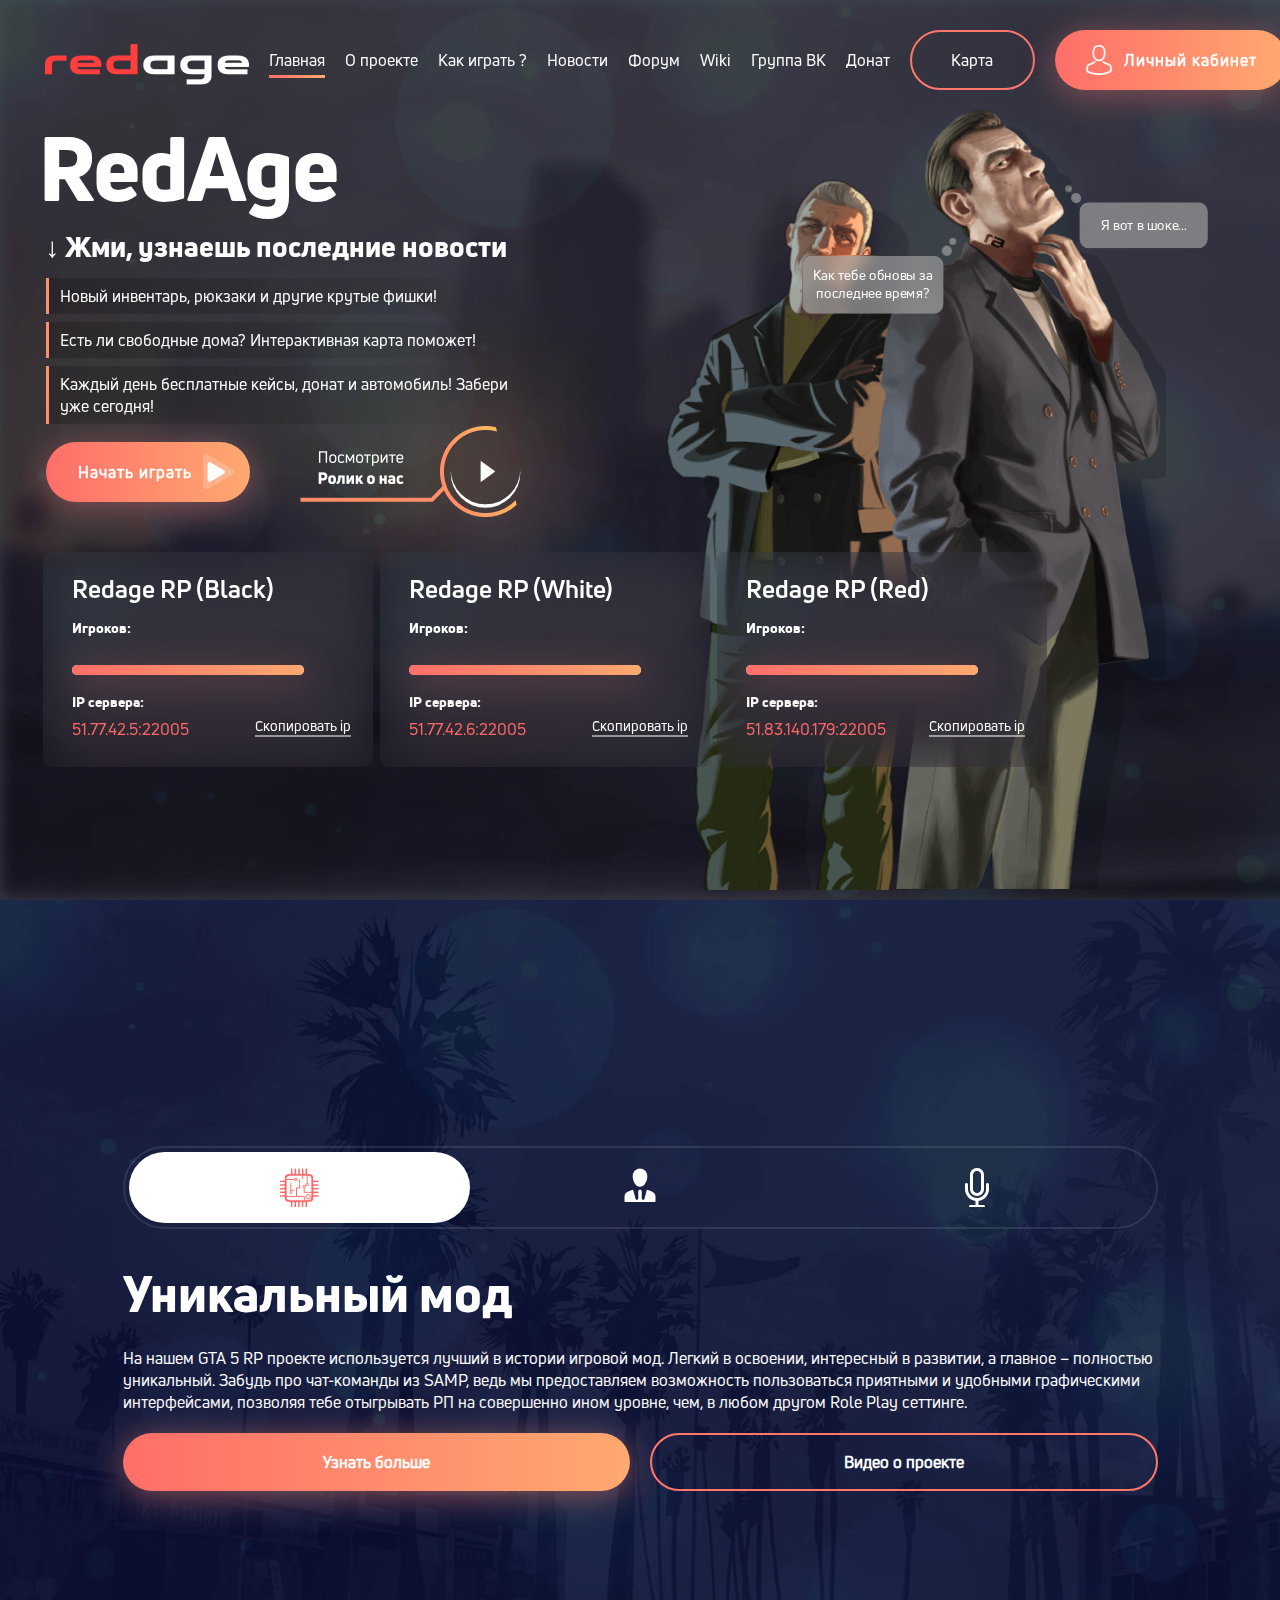
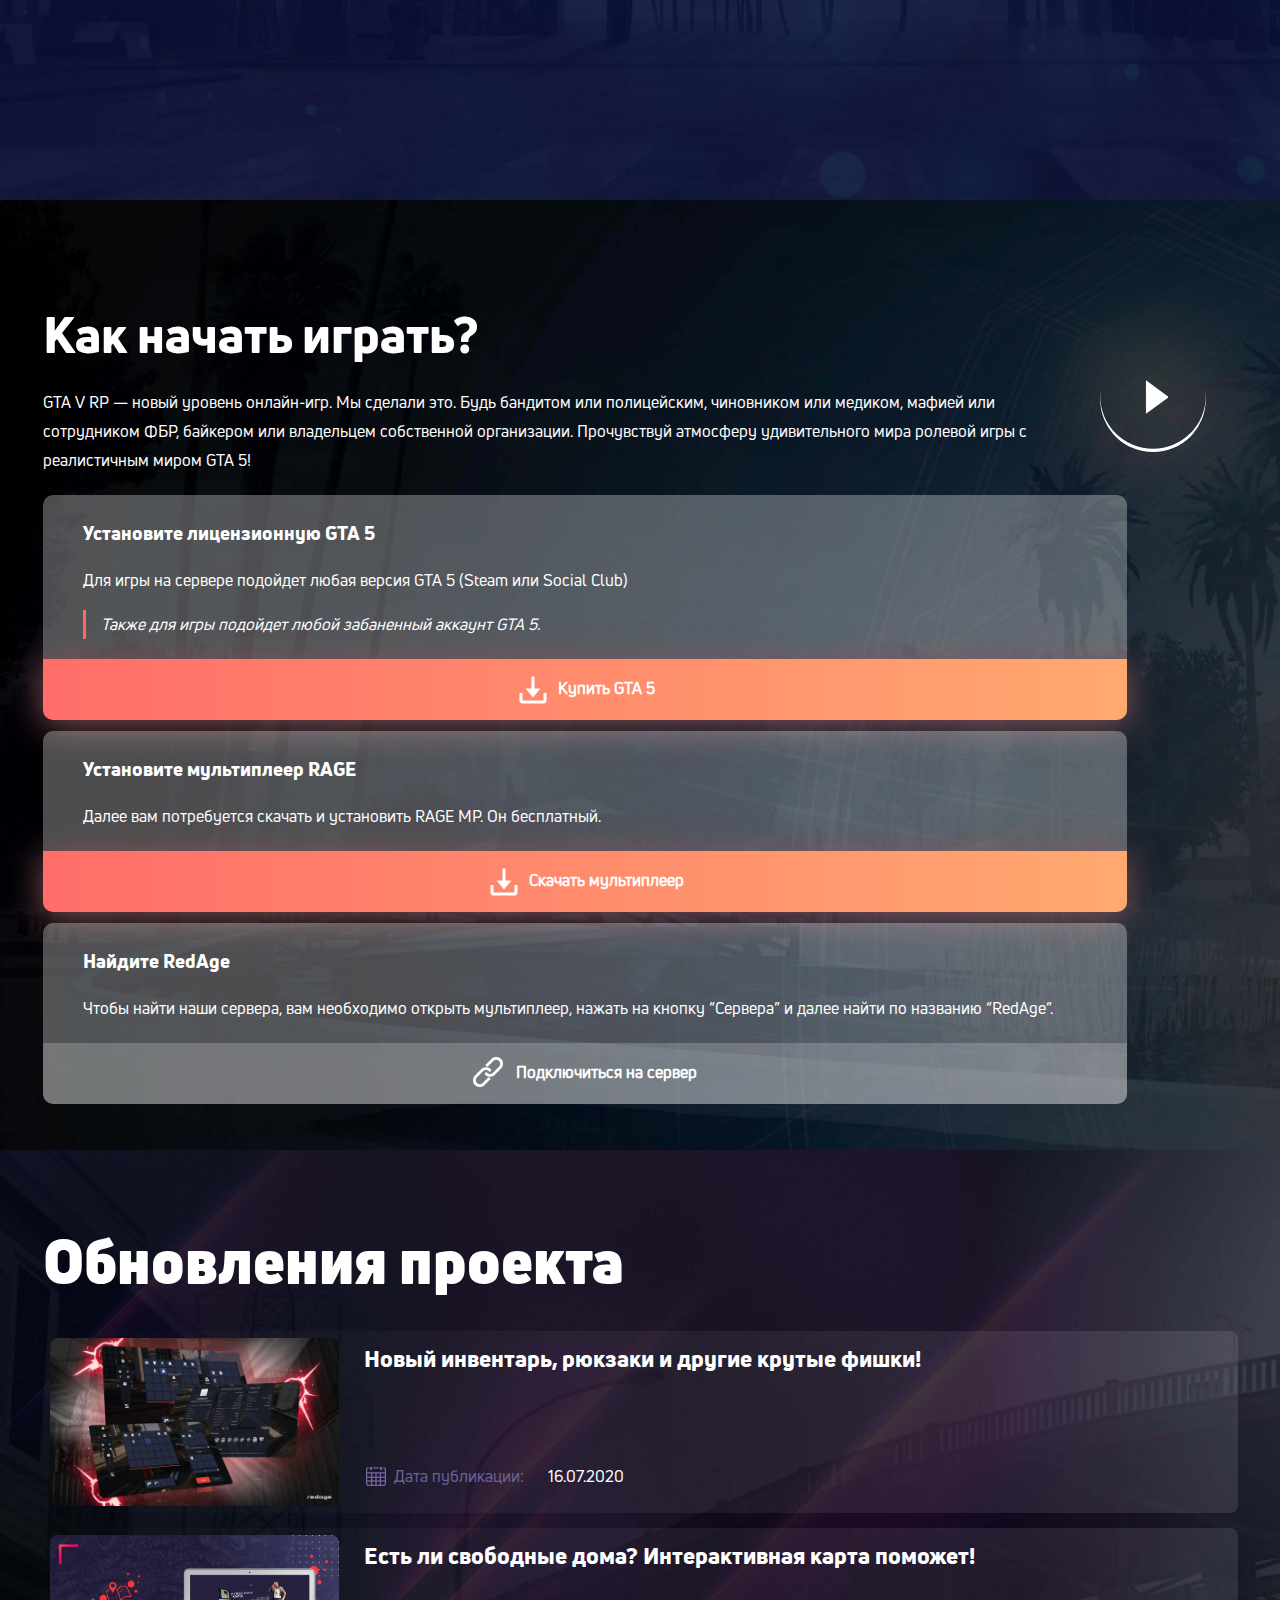
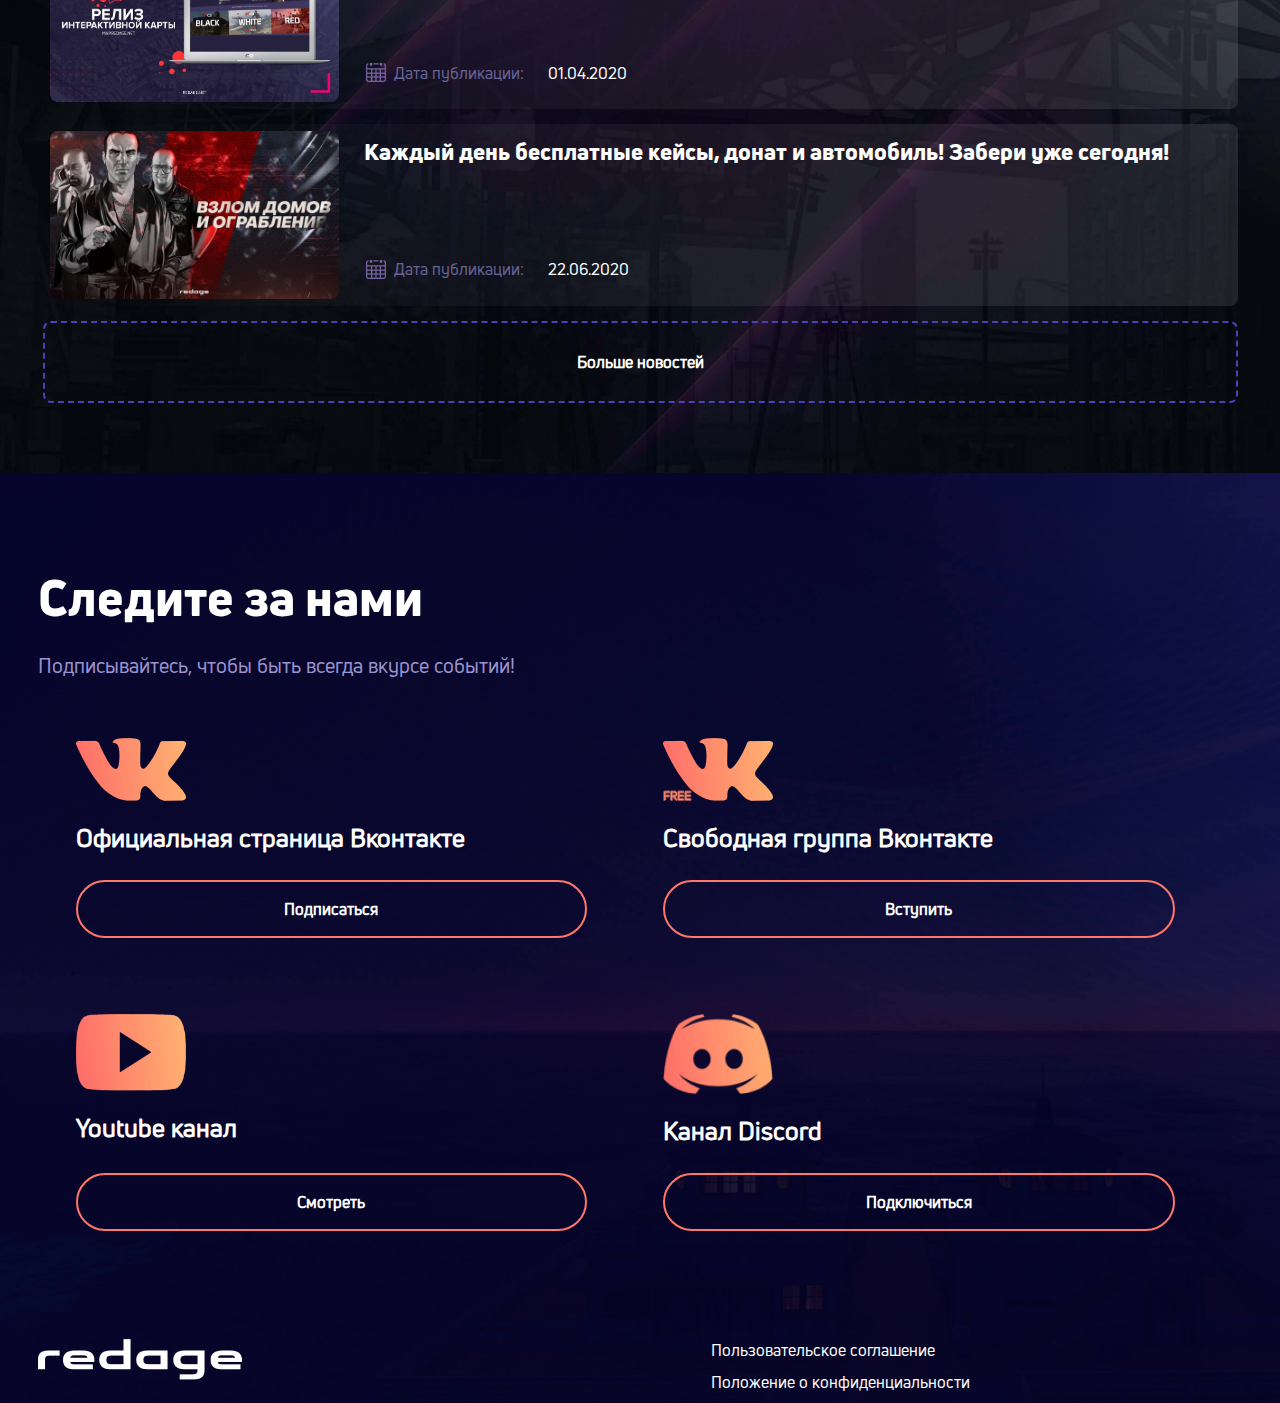
<file: index.html>
<!DOCTYPE html>
<html class="fp-enabled" lang="ru" style="overflow: hidden; height: 100%;">
<head>
	<meta charset="UTF-8">
	<title>RedAge RolePlay | GTA 5 RP </title>
	<meta content="width=device-width, initial-scale=1.0" name="viewport">
	<meta name="description" content="RedAge GTA 5 RolePlay — Первый в России GTA 5 RP проект, имеющий 3000+ активных слотов и стабильный голосовой чат. Присоединяйтесь к нам, ведь мы - лучшие! ">
	<meta name="keywords" content="RP, РП, RolePlay, Рол плей, Role Play, GTA 5, GTA V, ГТА 5, Red Age, GTA 5 RP, ГТА 5 РП, Мультиплеер, онлайн, red age rp, ред эйдж, редэйдж, Голосовой чат, войс чат, редейдж"> 
	<link href="css/slick.css@v=4.css" rel="stylesheet">
	<link href="css/main.css@v=4.css" rel="stylesheet">
	<link href="css/fullpage.css@v=4.css" rel="stylesheet">
	<link href="favicon.ico" rel="shortcut icon">
	<link href="css/themes/semantic.rtl.min.css@v=4.css" rel="stylesheet">
	<script src="js/jquery-1.11.3.min.js@v=4">
	</script>
	<script src="js/fm.revealator.jquery.min.js@v=4">
	</script>
	<script src="js/jquery-ui.js@v=4">
	</script>
	<meta name="verification" content="112b975da7ed3348325403186301de" />
	<meta name="verification" content="bdcdb0a9366e37a51e64b90f8e625e" />
<script>
	   jQuery(function($) {
	   
	   var index = 'qpsstats-active-tab';
	   var dataStore = window.sessionStorage;
	   var oldIndex = 0;
	   
	   var tabs = $('.about_tabs');
	   var tabs_select = true;
	   var selector = $(".about_tabs").find(".slide__redage");
	   var activeItem = tabs.find('.about_tabs li .ui-state-active');
	   var activeWidth = activeItem.innerWidth();
	   
	   $(".slide__redage").css({
	     "left": activeItem.position.left + "px", 
	     "width": activeWidth + "px"
	   });



	       
	   try {
	       oldIndex = dataStore.getItem(index);
	       $('#redage_slide').addClass('animated fadeInLeft tabs' + oldIndex);
	       $('#redage_slide').one('webkitAnimationEnd mozAnimationEnd MSAnimationEnd oanimationend animationend', function() {
	           $(this).removeClass('animated fadeInLeft');
	       });
	   } catch (e) {}


	   $("#tabs").tabs({
	       active: oldIndex,
	       hide: {
	           effect: "fade",
	           duration: 200
	       },
	       show: { 
	           function( event, ui ) {

	           alert('2');
	           },
	           effect: "fade",
	           direction: "right",
	           duration: 200
	       }, 
	       activate: function(event, ui) {
				   tabs_select = false;
					
				   var newIndex = ui.newTab.parent().children().index(ui.newTab);
				
				   $('#redage_slide').removeClass();
				   $('#redage_slide').addClass('animated fadeInLeft tabs' + newIndex);
				   $('#redage_slide').one('webkitAnimationEnd mozAnimationEnd MSAnimationEnd oanimationend animationend', function() {
					   $(this).removeClass('animated fadeInLeft');  
				 });
					var isn = $('.ui-tabs-active');
					var activeWidth = isn.innerWidth();
					var itemPos = isn.position();
						 $(".slide__redage").css({
						   "left":itemPos.left + "px", 
						   "width": activeWidth + "px"
					});
	           
			   
	           try {
	               dataStore.setItem(index, newIndex);
	           } catch (e) {}
				tabs_select = true;
	       }
	   })
	   
	   	   
/* 	   $(".about_tabs").on("click","li",function(e){
		if (tabs_select == true) {
		 e.preventDefault();
	     var activeWidth = $(this).innerWidth();
	     var itemPos = $(this).position();
	     $(".slide__redage").css({
	       "left":itemPos.left + "px", 
	       "width": activeWidth + "px"
	     });
			
		}
	   });
	        */
	   
	   
			window.onload = function() {
			var elm = $(".revealator-slideright");
			elm.css('transform','translate(0, 0)').css('opacity', '1').css('z-index', '1');
			};
				   
			
	    	function slider_tabs() {
	        var elm = $(".ui-state-active");
	        var activeWidth = elm.innerWidth();
	        var itemPos = elm.position();
	        $(".slide__redage").css({
			"left":itemPos.left + "px", 
			"width": activeWidth + "px"
			});
			}
			window.onresize = function(event) {
			slider_tabs();
		    };
			
			
			slider_tabs();
	})
	</script>
	<style>
	   .ajs-message.ajs-default_rd {
	   background: rgba(166, 166, 166, 0.65);
	   color: #fff;
	   border: none;
	   border-radius: 6px;
	   }

		.container_item__play:nth-child(3) .btn__play {
		pointer-events: none;
		}
	</style>
	
<meta name="yandex-verification" content="fe0edfe396221c45" />

<script type="text/javascript">!function(){var t=document.createElement("script");t.type="text/javascript",t.async=!0,t.src="https://vk.com/js/api/openapi.js?161",t.onload=function(){VK.Retargeting.Init("VK-RTRG-388263-7sYiV"),VK.Retargeting.Hit()},document.head.appendChild(t)}();</script><noscript><img src="https://vk.com/rtrg?p=VK-RTRG-388263-7sYiV" style="position:fixed; left:-999px;" alt=""/></noscript>
<meta name="google-site-verification" content="ahDiysBb8kq-zD6oXjqPseJRwAWiK8gDI47DFAefhZU" />
<!-- Global site tag (gtag.js) - Google Analytics -->
<script async src="https://www.googletagmanager.com/gtag/js?id=UA-138889592-2"></script>
<script>
  window.dataLayer = window.dataLayer || [];
  function gtag(){dataLayer.push(arguments);}
  gtag('js', new Date());

  gtag('config', 'UA-138889592-2');
</script>

</head>

<body class="layout fp-viewing-intro fp-responsive" style="overflow: hidden; height: 100%;">
<div id="p_prldr"><div class="contpre"><span class="svg_anm"></span><br>Подождите<br><small>идет загрузка</small></div></div>
	<div class="layout__header">
		<div class="container">
			<div class="header" id="myMenu">
				<div class="header__content">
					<div class="header__logo">
						<a class="logo active" href="index.html#home"></a>
					</div>
					<div class="header__bars">
						<div class="bars js-controller" data-controlled=".header__links"></div>
					</div>
				</div>
				<div class="header__links">
					<div class="header__nav">
						<div class="nav">
							<a class="nav__link" data-menuanchor="home" href="index.html#home">Главная</a> <a class="nav__link" data-menuanchor="about-the-project" href="index.html#about-the-project">О проекте</a> <a class="nav__link" data-menuanchor="How-to-start-playing" href="index.html#How-to-start-playing">Как играть ?</a> <a class="nav__link" data-menuanchor="news" href="index.html#news">Новости</a> <a class="nav__link" href="https://forum.redage.net/">Форум</a> <a class="nav__link" href="https://wiki.redage.net/">Wiki</a> <a class="nav__link" href="https://vk.com/redage" target="_blank">Группа ВК</a> <a class="nav__link" href="donate.html" target="_blank">Донат</a>  <a class="nav__link nav__link_donate active" href="http://map.redage.net">Карта</a>  <a class="nav__link nav__link_donate__mob" href="https://lk.redage.net">Кабинет</a>
						</div>
					</div>
                    <div class="header__contacts">
						<div class="nav">
							<a class="nav__link nav__link_private primary_btn gradient_btn__orange not_private" href="https://lk.redage.net"><i class="ic__user"></i>Личный кабинет</a>
						</div>
					</div>
				</div>
			</div>
		</div>
	</div>
	<div class="layout__content">
		<div class="content fullpage-wrapper" id="fullpage">
			<div class="section content__slide_home fp-section fp-table" data-anchor="home" data-fp-styles="null">
				<div class="fp-tableCell">
					<div class="pxl">
						<div id="scene">
							<div class="slide-main__bg" data-depth="0.2"></div>
						</div>
					</div>
					<div class="slide-content slide-content_home container">
						<div class="home slide-content__content wrapper">
							<div class="home__main revealator-slideright revealator-once">
								<h1 class="home__title h1">
									RedAge
								</h1>
								
								<div class="md_bls">
    								
    								<div class="title_news">↓ Жми, узнаешь последние новости</div>
									
									<ul class="news_block">
           								<li><a href="https://vk.com/@redage-novyi-inventar-rukzak-menu-igroka" target="_blank">Новый инвентарь, рюкзаки и другие крутые фишки!</a></li>
<li><a href="https://vk.com/@redage-interaktivnaya-karta" target="_blank">Есть ли свободные дома? Интерактивная карта поможет!</a></li>
<li><a href="https://vk.com/@redage-zagotovka-obnovlenie" target="_blank">Каждый день бесплатные кейсы, донат и автомобиль! Забери уже сегодня!</a></li>
									</ul>
    								
    								
    								<div class="home__button">
    									<a class="primary_btn gradient_btn__orange start_play" href="https://vk.com/@redage-nachalnye-deistviya">Начать играть</a>
    									<div class="video_play">
    										<div class="video_play__lds">
    											<a class="modal-video-redage" href="https://vk.com/video_ext.php?oid=-180916214&id=456239725&hash=5711457abeaa1d12&hd=2">
    											<div class="lds-css ng-scope">
    												<div class="lds-eclipse" style="width:100%;height:100%">
    													<div></div>
    												</div>
    											</div></a>
    										</div>
    									</div>
    								</div>
    								
								</div>
								<div class="server" id="serv_upd">
								<div class="serv__rd" id="upd_Black">
					<div class="serv__rd__title h2">
						Redage RP (Black)
					</div>
					<div class="serv__rd__text">
						Игроков: <span></span>
					</div>
					<div class="serv__rd__line">
					<span class="gradient_btn__orange"></span>
					</div>
					<div class="serv__rd__text">
						IP сервера:
					</div>
					<div class="serv__rd__ip" id="serv_Black">
				<span>51.77.42.5:22005</span><a href="index.html#" onclick="CopyToClipboard('serv_Black')">Скопировать ip</a>
			</div>
		</div><div class="serv__rd" id="upd_White">
					<div class="serv__rd__title h2">
						Redage RP (White)
					</div>
					<div class="serv__rd__text">
						Игроков: <span></span>
					</div>
					<div class="serv__rd__line">
					<span class="gradient_btn__orange"></span>
					</div>
					<div class="serv__rd__text">
						IP сервера:
					</div>
					<div class="serv__rd__ip" id="serv_White">
				<span>51.77.42.6:22005</span><a href="index.html#" onclick="CopyToClipboard('serv_White')">Скопировать ip</a>
			</div>
		</div><div class="serv__rd" id="upd_Red">
					<div class="serv__rd__title h2">
						Redage RP (Red)
					</div>
					<div class="serv__rd__text">
						Игроков: <span></span>
					</div>
					<div class="serv__rd__line">
					<span class="gradient_btn__orange"></span>
					</div>
					<div class="serv__rd__text">
						IP сервера:
					</div>
					<div class="serv__rd__ip" id="serv_Red">
				<span>51.83.140.179:22005</span><a href="index.html#" onclick="CopyToClipboard('serv_Red')">Скопировать ip</a>
			</div>
		</div>
								</div>
							</div>
							<div class="per__main">
								<div class="person__left revealator-slideright revealator-once"></div>
								<div class="person__right revealator-slideleft revealator-delay2 revealator-once">
									<div class="dialog__left">
										<span class="circle__left__a revealator-delay10 revealator-fade revealator-once"></span><span class="circle__left__b revealator-delay11 revealator-fade revealator-once"></span> <span class="text__dialog revealator-delay14 revealator-fade revealator-once" id="d1">Как тебе обновы за последнее время?</span>
									</div>
									<div class="dialog__right">
										<span class="circle__right__a revealator-delay2 revealator-fade revealator-once"></span><span class="circle__right__b revealator-delay5 revealator-fade revealator-once"></span> <span class="text__dialog revealator-delay7 revealator-fade revealator-once" id="d2">Я вот в шоке...</span>
									</div>
								</div>
							</div>
						</div>
					</div>
				</div>
			</div>
			<div class="section content__slide__about fp-section fp-table" data-anchor="about-the-project" data-fp-styles="null">
				<div class="fp-tableCell">
					<div class="pxl">
						<div id="scene2">
							<div class="slide-main__about" data-depth="0.2"></div>
						</div>
					</div>
					<div class="slide-content slide-content_about container">
						<div class="about-the-project slide-content__content wrapper">
							<div class="about-the-project__main slide-content__content-main slide-content__content-main_max-width container__about">
								<div class="slide_tabs tabs0" id="redage_slide"></div>
							</div>
							<div class="slide-content__content-side">
								<div class="about_tabs" id="tabs">
									<ul>
										<li class="tabs-1">
											<a href="index.html#tabs-1"><span></span></a>
										</li>
										<li class="tabs-2">
											<a href="index.html#tabs-2"><span></span></a>
										</li>
										<li class="tabs-3">
											<a href="index.html#tabs-3"><span></span></a>
										</li>
										<li id='slider'><span class="slide__redage"></span></li>
									</ul>
									<div class="tabs-container-wrapper">
										<div class="tabs-container">
											<div id="tabs-1">
												<div class="h_tabs">
													Уникальный мод
												</div>
												<p>На нашем GTA 5 RP проекте используется лучший в истории игровой мод. Легкий в освоении, интересный в развитии, а главное – полностью уникальный. Забудь про чат-команды из SAMP, ведь мы предоставляем возможность пользоваться приятными и удобными графическими интерфейсами, позволяя тебе отыгрывать РП на совершенно ином уровне, чем, в любом другом Role Play сеттинге.</p>
											</div>
											<div id="tabs-2">
												<div class="h_tabs">
													Администрация
												</div>
												<p>Каждый из нас знаком с таким явлением, как недоброжелательная и несправедливая администрация на серверах GTA 5 RP и не только, которая убивает всё желание играть и развиваться. Наши Администраторы ежедневно общаются с игроками, во время игрового процесса качественно решают конфликтные ситуации и следят за порядком, а так же создают позитивную атмосферу на проекте!</p>
											</div>
											<div id="tabs-3">
												<div class="h_tabs">
													Войс-Чат
												</div>
												<p>В связи с тем, что платформа RAGE MP открывает новые перспективы и возможности, на нашем проекте был реализован полноценный голосовой чат. С помощью него происходит всё основное взаимодействие людей в рамках игрового процесса. Теперь каждый желающий имеет возможность полностью погрузиться в настоящую GTA 5 Role Play атмосферу, получая от игры максимальное удовольствие!</p>
											</div>
											<div class="button">
												<a class="btn gradient_btn__orange btn__tabs" href="https://vk.com/redage" target="_blank">Узнать больше</a> <a class="btn btn_rond_orange btn__tabs modal-video-redage" href="https://www.youtube.com/watch?v=0d9AVk-cKng">Видео о проекте</a>
											</div>
										</div>
									</div>
								</div>
							</div>
						</div>
					</div>
				</div>
			</div>
			<div class="section content__slide__playing fp-section fp-table" data-anchor="How-to-start-playing" data-fp-styles="null">
				<div class="bg-play"></div>
				<div class="fp-tableCell">
					<div class="slide-content slide-content_playing container wrapper">
						<div class="playing slide-content__content">
							<div class="slide-content__content-side">
								<div class="md">
									<div class="h_tabs">
										Как начать играть?
									</div>
									<p>GTA V RP — новый уровень онлайн-игр. Мы сделали это. Будь бандитом или полицейским, чиновником или медиком, мафией или сотрудником ФБР, байкером или владельцем собственной организации. Прочувствуй атмосферу удивительного мира ролевой игры с реалистичным миром GTA 5!</p>
								</div>
							</div>
							<div class="md_bt">
								<div class="video_play__play">
									<div class="video_play__lds__play">
										<a class="modal-video-redage" href="https://www.youtube.com/watch?v=0d9AVk-cKng">
										<div class="lds-css ng-scope">
											<div class="lds-eclipse__play" style="width:100%;height:100%">
												<div></div>
											</div>
										</div></a>
									</div>
								</div>
							</div>
						</div>
						<div class="page__width__play">
							<div class="container__play">
								<div class="container_item__play">
									<img alt="content" src="images/content/play_1.png">
									<div class="block">
										<h3 class="block__heading">Установите лицензионную GTA 5</h3>
										<p class="block__content">Для игры на сервере подойдет любая версия GTA 5 (Steam или Social Club) <span>Также для игры подойдет любой забаненный аккаунт GTA 5.</span></p>
									</div><a class="btn__play gradient_btn__orange" href="https://store.steampowered.com/app/271590/Grand_Theft_Auto_V/" target="_blank"><span class="ic__download"></span> Купить GTA 5</a>
								</div>
								<div class="container_item__play">
									<img alt="content" src="images/content/play_2.png">
									<div class="block">
										<h3 class="block__heading">Установите мультиплеер RAGE</h3>
										<p class="block__content">Далее вам потребуется скачать и установить RAGE MP. Он бесплатный.</p>
									</div><a class="btn__play gradient_btn__orange download__multiplayer" href="https://cdn.rage.mp/public/files/RAGEMultiplayer_Setup.exe"><span class="ic__download"></span> Скачать мультиплеер</a>
								</div>
								<div class="container_item__play">
									<img alt="content" src="images/content/play_3.png">
									<div class="block">
										<h3 class="block__heading">Найдите RedAge</h3>
										<p class="block__content">Чтобы найти наши сервера, вам необходимо открыть мультиплеер, нажать на кнопку “Сервера” и далее найти по названию “RedAge”.</p>
									</div><a class="btn__play gradient_btn__orange" href="index.html#" style="background: rgba(255, 255, 255, 0.2);box-shadow: none;"><span class="ic__chain"></span> Подключиться на сервер</a>
								</div>
							</div>
						</div>
					</div>
				</div>
			</div>
			<div class="section content__slide__news fp-section fp-table" data-anchor="news" data-fp-styles="null">
				<div class="fp-tableCell">
					<div class="slide-content slide-content_news container">
						<div class="news slide-content__content wrapper">
							<div class="news__main slide-content__content-main slide-content__content-main_max-width container__news">
								<div class="title__h">
									Обновления проекта
								</div>
								<div class="news__blocks">
    								<a class="news__block" href="https://vk.com/@redage-novyi-inventar-rukzak-menu-igroka" target="_blank">
<div class="hv"><img alt='Новый инвентарь, рюкзаки и другие крутые фишки!' src="images/content/photo_2020-06-18_17-31-45.jpg"></div>
<div class="desc__news">
<div class="h__t">
Новый инвентарь, рюкзаки и другие крутые фишки!
</div>
<div class="h__desc">
<span>Дата публикации:</span> <span>16.07.2020</span>
</div>
</div>
<div class="border"></div></a>
<a class="news__block" href="https://vk.com/@redage-interaktivnaya-karta" target="_blank">
<div class="hv"><img alt='Есть ли свободные дома? Интерактивная карта поможет!' src="images/content/karta.jpg"></div>
<div class="desc__news">
<div class="h__t">
Есть ли свободные дома? Интерактивная карта поможет!
</div>
<div class="h__desc">
<span>Дата публикации:</span> <span>01.04.2020</span>
</div>
</div>
<div class="border"></div></a>
<a class="news__block" href="https://vk.com/@redage-zagotovka-obnovlenie" target="_blank">
<div class="hv"><img alt='Каждый день бесплатные кейсы, донат и автомобиль! Забери уже сегодня!' src="images/content/photo_2020-06-18_17-33-29.jpg"></div>
<div class="desc__news">
<div class="h__t">
Каждый день бесплатные кейсы, донат и автомобиль! Забери уже сегодня!
</div>
<div class="h__desc">
<span>Дата публикации:</span> <span>22.06.2020</span>
</div>
</div>
<div class="border"></div></a>
								 <a class="btn_rond btn__news" target="_blank" href="https://vk.com/redage">Больше новостей</a>
								</div>
							</div>
							<div class="news__img"></div>
						</div>
					</div>
				</div>
			</div>
			<div class="section content__slide__footer fp-section fp-table" data-anchor="footer" data-fp-styles="null">
				<div class="fp-tableCell">
					<div class="slide-content slide-content_footer container wrapper">
						<div class="footer slide-content__content">
							<div class="slide-content__content-side footer">
								<div class="md_l footer_page">
									<div class="h_tabs">
										Следите за нами
									</div>
									<p>Подписывайтесь, чтобы быть всегда вкурсе событий!</p>
								</div>
								<ul class="md_l contact_blc">
									<li class="contact">
										<a href="https://vk.com/redage" target="_blank"><img alt="vk" class="img" src="images/vk.png">
										<div class="grow">
											<div class="h">
												Официальная страница Вконтакте
											</div>
											<p>Все главные новости касательно проекта.</p>
										</div>
										<div class="btn btn_rond_orange">
											Подписаться
										</div></a>
									</li>
									<li class="contact">
										<a href="https://vk.com/redagefree" target="_blank"><img alt="vk" class="img" src="images/vk1.png">
										<div class="grow">
											<div class="h">
												Свободная группа Вконтакте
											</div>
											<p>Группа для общения с игроками и покупки/продажи игрового имущества.</p>
										</div>
										<div class="btn btn_rond_orange">
											Вступить
										</div></a>
									</li>
									<li class="contact">
										<a href="https://www.youtube.com/channel/UCCa454TgDkTw8VsS7MTBJIQ" target="_blank"><img alt="youtube" class="img" src="images/youtube.png">
										<div class="grow">
											<div class="h">
												Youtube канал
											</div>
											<p>Сборник видео-гайдов, прямые трансляции с командой проекта и обзоры обновлений.</p>
										</div>
										<div class="btn btn_rond_orange">
											Смотреть
										</div></a>
									</li>
									<li class="contact">
										<a href="https://discord.gg/redage" target="_blank"><img alt="discord" class="img" src="images/discord.png">
										<div class="grow">
											<div class="h">
												Канал Discord
											</div>
											<p>Найди друзей из игры и узнавай все новости первым.</p>
										</div>
										<div class="btn btn_rond_orange">
											Подключиться
										</div></a>
									</li>
								</ul>
							</div>
							<footer class="footer">
								<div>
									<img alt="logo_white" class="logo_white" src="images/logo_white.png">
									
								</div>
								<div>
									<a href="user-agreement.pdf" target="_blank">Пользовательское соглашение</a> <a href="privacy-statement.pdf" target="_blank">Положение о конфиденциальности</a>
								</div>
							</footer>
						</div>
					</div>
				</div>
			</div>
		</div>
	</div>
	<link href="css/slick-theme.css@v=4.css" rel="stylesheet">
	<link href="css/fm.revealator.jquery.css@v=4.css" rel="stylesheet">
	<link href="css/animate.css@v=4.css" rel="stylesheet">
	<link href="css/magnific-popup.css@v=4.css" rel="stylesheet">
	<link href="css/alertify.min.css@v=4.css" rel="stylesheet">
	<script src="js/alertify.min.js@v=4">
	</script> 
	<script src="js/jquery.js@v=4">
	</script> 
	<script src="js/fastmark.js@v=4">
	</script> 
	<script src="js/fullpage.js@v=4">
	</script> 
	<script src="js/parallax.js@v=4">
	</script> 
	<script src="js/main.js@v=4">
	</script> 
	<script src="js/slick.min.js@v=4">
	</script> 
	<script src="js/jquery.magnific-popup.js@v=4">
	</script> 
	<script>
	    $(document).ready(function(){
	       function resizeInput() {
	           $(this).attr('size', $(this).val().length);
	           $('#ok').text($(this).val());
	       }

	       $('.width-dynamic')
	           // event handler
	           .keyup(resizeInput)
	           // resize on page load
	           .each(resizeInput);
	           
	        $('.server').slick({
	         dots: false,
	         infinite: false,
	         speed: 300,
	         slidesToShow: 3,
	         slidesToScroll: 3,
	         variableWidth: true,
	         arrows: false,
	         responsive: [
	           {
	             breakpoint: 1024,
	             settings: {
	               slidesToShow: 2,
	               slidesToScroll: 2,
	               infinite: true,
	               dots: false
	             }
	           },
	           {
	             breakpoint: 600,
	             settings: {
	               slidesToShow: 1,
	               slidesToScroll: 1
	             }
	           },
	           {
	             breakpoint: 480,
	             settings: {
	               slidesToShow: 1,
	               slidesToScroll: 1
	             }
	           }

	         ]
	       });
	        

	        //
	        $('.modal').magnificPopup({
	        type: 'inline',
	        removalDelay: 300,
	        mainClass: 'my-mfp-zoom-in',
	        fixedContentPos: false
	        });     
	        
	        //
	        $('.modal_blur').magnificPopup({
	        type: 'inline',
	        removalDelay: 300,
	        mainClass: 'my-mfp-zoom-in',
	        fixedContentPos: false,
	        callbacks: {
	           open: function() {
	               $('.layout__content').css('filter', 'blur(10px)');
	               $('.layout__header').css('filter', 'blur(10px)');
	               },
	               close: function() {
	               $('.layout__content').css('filter', 'blur(0px)');
	               $('.layout__header').css('filter', 'blur(0px)');
	               }
	           }
	        });
	        
	       $('.modal-video-redage').magnificPopup({
	         type: 'iframe',
	         fixedContentPos: false,
	           iframe: {
	             markup: '<div class="mfp-iframe-scaler">'+
	                       '<div class="mfp-close"><\/div>'+
	                       '<iframe class="mfp-iframe" frameborder="0" allowfullscreen><\/iframe>'+
	                     '<\/div>', // HTML markup of popup, `mfp-close` will be replaced by the close button
	             patterns: {
	               youtube: {
	                 index: 'youtube.com/', // String that detects type of video (in this case YouTube). Simply via url.indexOf(index).

	                 id: 'v=', // String that splits URL in a two parts, second part should be %id%
	                 // Or null - full URL will be returned
	                 // Or a function that should return %id%, for example:
	                 // id: function(url) { return 'parsed id'; }

	                 src: '//www.youtube.com/embed/%id%?autoplay=1' // URL that will be set as a source for iframe.
	               },
	               vimeo: {
	                 index: 'vimeo.com/',
	                 id: '/',
	                 src: '//player.vimeo.com/video/%id%?autoplay=1'
	               },
	               gmaps: {
	                 index: '//maps.google.',
	                 src: '%id%&output=embed'
	               }

	               // you may add here more sources

	             },

	             srcAction: 'iframe_src', // Templating object key. First part defines CSS selector, second attribute. "iframe_src" means: find "iframe" and set attribute "src".
	           }
	         
	         
	       });
	       
	    });
		
		
			
	
		var Interval = 10000;
		var timer = setInterval(get_server, Interval);
		
		
			function get_server() {
			
			var srv_rds = {'1':{'ip':'51.77.42.5', 'name':'Black', 'full':'RedAge Roleplay Server Black'}, '2':{'ip':'white.redage.net:22005', 'name':'White', 'full':'RedAge RolePlay | White | Global Update'}, '3':{'ip':'51.83.140.179', 'name':'Red', 'full':'RedAge Roleplay Server Red'}};

				var jqxhr = $.getJSON('https://cdn.rage.mp/master/', function(data){
	
					jqxhr.success(function() { 
				
					$.each(data, function(ind, val){

						$.each(srv_rds, function(indx, valx){

								if(ind.indexOf(srv_rds[indx]['ip']) + 1) {
									
									for (var s in val){
										if (val.hasOwnProperty(s)) {
											
												var maxplayers = val['maxplayers'] - 650;
												var players = val['players'];
												var proc = maxplayers/100;
												var width = players/proc;

										}
									}
									
                                $('#upd_' + srv_rds[indx]['name'] + ' .serv__rd__ip span').text(ind);
								$('#upd_' + srv_rds[indx]['name'] + ' .serv__rd__text span').html(players + ' / '+ maxplayers);
								$('#upd_' + srv_rds[indx]['name'] + ' .serv__rd__line span').css('width', width+'%');
									
								delete srv_rds[ind];
								
								} else if (val['name'].indexOf(srv_rds[indx]['full']) + 1) {
									
								for (var s in val){
										if (val.hasOwnProperty(s)) {
											
												var maxplayers = val['maxplayers'] - 650;
												var players = val['players'];
												var proc = maxplayers/100;
												var width = players/proc;

										}
									}
									
                                $('#upd_' + srv_rds[indx]['name'] + ' .serv__rd__ip span').text(ind);
								$('#upd_' + srv_rds[indx]['name'] + ' .serv__rd__text span').html(players + ' / '+ maxplayers);
								$('#upd_' + srv_rds[indx]['name'] + ' .serv__rd__line span').css('width', width+'%');
								
								delete srv_rds[ind];
								
								}
							
						 });
	
					  });

					})
					
					jqxhr.error(function() { console.log("no connection"); })

					$.each(srv_rds,function(index,value){
							$('#upd_' + srv_rds[index]['name'] + ' .serv__rd__text span').html('<span style="color:red;">Выключен</span>');
							$('#upd_' + srv_rds[index]['name'] + ' .serv__rd__line span').css('width', '0%');
					});
					
				});
				
				if (!jqxhr) {
					$.each(srv_rds,function(index,value){
							$('#upd_' + srv_rds[index]['name'] + ' .serv__rd__text span').html('<span style="color:red;">Выключен</span>');
							$('#upd_' + srv_rds[index]['name'] + ' .serv__rd__line span').css('width', '0%');
					});
				}
			}
		
			get_server();
			
			$(".download__multiplayer").click(function() {
			window.location = 'https://cdn.rage.mp/public/files/RAGEMultiplayer_Setup.exe';
			});
		
	    
	       function CopyToClipboard(containerid) {
	           var ct = $('#' + containerid + ' span');
	           var a = $('#' + containerid + ' a');
	           var prevHtml = a.html();
	           var $temp = $("<input style='opacity:0;'>");
	           $("body").append($temp);
	           $temp.val(ct.text()).select();
	           document.execCommand("copy");
	           $temp.remove();
	           a.text('Скопирован!');
	           setTimeout(function() { 
	               $('#' + containerid + ' a').text(prevHtml)
	           },  700)
	       }

	         get_server();
	        
	</script>
	
	<script>$(window).on('load', function () {
    var $preloader = $('#p_prldr'),
        $svg_anm   = $preloader.find('.svg_anm');
    $svg_anm.fadeOut();
    $preloader.delay(500).fadeOut('slow');
});</script>
	
<!— Yandex.Metrika counter —>
<script type="text/javascript" >
(function(m,e,t,r,i,k,a){m[i]=m[i]||function(){(m[i].a=m[i].a||[]).push(arguments)};
m[i].l=1*new Date();k=e.createElement(t),a=e.getElementsByTagName(t)[0],k.async=1,k.src=r,a.parentNode.insertBefore(k,a)})
(window, document, "script", "https://mc.yandex.ru/metrika/tag.js", "ym");

ym(53059735, "init", {
clickmap:true,
trackLinks:true,
accurateTrackBounce:true,
webvisor:true
});
</script>
<noscript><div><img src="https://mc.yandex.ru/watch/53059735" style="position:absolute; left:-9999px;" alt="" /></div></noscript>
<!— /Yandex.Metrika counter —>

<script type="text/javascript">!function(){var t=document.createElement("script");t.type="text/javascript",t.async=!0,t.src="https://vk.com/js/api/openapi.js?168",t.onload=function(){VK.Retargeting.Init("VK-RTRG-491901-3fWdN"),VK.Retargeting.Hit(),VK.Goal('page_view')},document.head.appendChild(t)}();</script>
<noscript><img src="https://vk.com/rtrg?p=VK-RTRG-491901-3fWdN" style="position:fixed; left:-999px;" alt=""/></noscript>
	<div id="fp-nav">
		<ul></ul>
	</div>
</body>
</html>
</file>
<file: css/main.css@v=4.css>
html, body {
	border: 0;
	margin: 0;
	padding: 0;
}
div, span, object, iframe, img, table, caption, thead, tbody, tfoot, tr, tr, td, article, aside, canvas, details, figure, hgroup, menu, nav, footer, header, section, summary, mark, audio, video {
	border: 0;
	margin: 0;
	padding: 0;
}
h1, h2, h3, h4, h5, h6, p, blockquote, pre, a, abbr, address, cit, code, del, dfn, em, ins, q, samp, small, strong, sub, sup, b, i, hr, dl, dt, dd, ol, ul, li, fieldset, legend, label {
	border: 0;
	font-size: 100%;
	vertical-align: baseline;
	margin: 0;
	padding: 0;
}
article, aside, canvas, figure, figure img, figcaption, hgroup, footer, header, nav, section, audio, video {
	display: block;
}
table {
	border-collapse: separate;
	border-spacing: 0;
}
table caption, table th, table td {
	text-align: left;
	vertical-align: middle;
}
a img {
	border: 0;
}
:focus {
	outline: 0;
}
b {
	font-weight: 900;
	font-family: UniNeueHeavy;
}
@font-face {
	font-family: 'Uni Neue';
	src: url('../fonts/UniNeueRegular.eot');
	src: url('../fonts/UniNeueRegular.eot@iefix') format('eot'), url('../fonts/UniNeueRegular.woff') format('woff'), url('../fonts/UniNeueRegular.ttf') format('truetype'), url('../fonts/UniNeueRegular.svg') format('svg');
	font-weight: normal;
	font-style: normal;
}
@font-face {
	font-family: 'UniNeueBold';
	src: url('../fonts/UniNeueBold.eot');
	src: url('../fonts/UniNeueBold.eot@iefix') format('eot'), url('../fonts/UniNeueBold.woff') format('woff'), url('../fonts/UniNeueBold.ttf') format('truetype'), url('../fonts/UniNeueBold.svg') format('svg');
	font-weight: normal;
	font-style: normal;
}
@font-face {
	font-family: 'UniNeueLight';
	src: url('../fonts/UniNeueLight.eot');
	src: url('../fonts/UniNeueLight.eot@iefix') format('eot'), url('../fonts/UniNeueLight.woff') format('woff'), url('../fonts/UniNeueLight.ttf') format('truetype'), url('../fonts/UniNeueLight.svg') format('svg');
	font-weight: normal;
	font-style: normal;
}
@font-face {
	font-family: 'UniNeueHeavy';
	src: url('../fonts/hinted-subset-UniNeueHeavy.eot');
	src: url('../fonts/hinted-subset-UniNeueHeavy.eot@') format('embedded-opentype'), url('../fonts/hinted-subset-UniNeueHeavy.woff2') format('woff2'), url('../fonts/hinted-subset-UniNeueHeavy.woff') format('woff'), url('../fonts/hinted-subset-UniNeueHeavy.ttf') format('truetype'), url('../fonts/hinted-subset-UniNeueHeavy.svg') format('svg');
	font-weight: 800;
	font-style: normal;
}
@font-face {
	font-family: 'UniNeueBlack';
	src: url('../fonts/UniNeueBlack.eot');
	src: url('../fonts/UniNeueBlack.eot@iefix') format('eot'), url('../fonts/UniNeueBlack.woff') format('woff'), url('../fonts/UniNeueBlack.ttf') format('truetype'), url('../fonts/UniNeueBlack.svg') format('svg');
	font-weight: normal;
	font-style: normal;
}
@keyframes lds-eclipse {
	0% {
		-webkit-transform: rotate(0deg);
		transform: rotate(0deg);
	}
	50% {
		-webkit-transform: rotate(180deg);
		transform: rotate(180deg);
	}
	100% {
		-webkit-transform: rotate(360deg);
		transform: rotate(360deg);
	}
}
@-webkit-keyframes lds-eclipse {
	0% {
		-webkit-transform: rotate(0deg);
		transform: rotate(0deg);
	}
	50% {
		-webkit-transform: rotate(180deg);
		transform: rotate(180deg);
	}
	100% {
		-webkit-transform: rotate(360deg);
		transform: rotate(360deg);
	}
}
@keyframes modal-video {
	from {
		opacity: 0
	}
	to {
		opacity: 1
	}
}
@keyframes modal-video-inner {
	from {
		transform: translate(0, 100px)
	}
	to {
		transform: translate(0, 0)
	}
}

.video_play__lds span {
    display: none;
}

.modal-video {
	position: fixed;
	top: 0;
	left: 0;
	width: 100%;
	height: 100%;
	background-color: rgba(0, 0, 0, 0.5);
	z-index: 1000000;
	cursor: pointer;
	opacity: 1;
	animation-timing-function: ease-out;
	animation-duration: .3s;
	animation-name: modal-video;
	-webkit-transition: opacity .3s ease-out;
	-moz-transition: opacity .3s ease-out;
	-ms-transition: opacity .3s ease-out;
	-o-transition: opacity .3s ease-out;
	transition: opacity .3s ease-out
}
.modal-video-close {
	opacity: 0
}
.modal-video-close .modal-video-movie-wrap {
	-webkit-transform: translate(0, 100px);
	-moz-transform: translate(0, 100px);
	-ms-transform: translate(0, 100px);
	-o-transform: translate(0, 100px);
	transform: translate(0, 100px)
}
.modal-video-body {
	max-width: 940px;
	width: 100%;
	height: 100%;
	margin: 0 auto;
	display: table
}
.modal-video-inner {
	display: table-cell;
	vertical-align: middle;
	width: 100%;
	height: 100%
}
.modal-video-movie-wrap {
	width: 100%;
	height: 0;
	position: relative;
	padding-bottom: 56.25%;
	background-color: #333;
	animation-timing-function: ease-out;
	animation-duration: .3s;
	animation-name: modal-video-inner;
	-webkit-transform: translate(0, 0);
	-moz-transform: translate(0, 0);
	-ms-transform: translate(0, 0);
	-o-transform: translate(0, 0);
	transform: translate(0, 0);
	-webkit-transition: -webkit-transform .3s ease-out;
	-moz-transition: -moz-transform .3s ease-out;
	-ms-transition: -ms-transform .3s ease-out;
	-o-transition: -o-transform .3s ease-out;
	transition: transform .3s ease-out
}
.modal-video-movie-wrap iframe {
	position: absolute;
	top: 0;
	left: 0;
	width: 100%;
	height: 100%
}
.modal-video-close-btn {
	position: absolute;
	z-index: 2;
	top: -35px;
	right: -35px;
	display: inline-block;
	width: 35px;
	height: 35px;
	overflow: hidden;
	border: none;
	background: transparent
}
.modal-video-close-btn:before {
	transform: rotate(45deg)
}
.modal-video-close-btn:after {
	transform: rotate(-45deg)
}
.modal-video-close-btn:before, .modal-video-close-btn:after {
	content: '';
	position: absolute;
	height: 2px;
	width: 100%;
	top: 50%;
	left: 0;
	margin-top: -1px;
	background: #fff;
	border-radius: 5px;
	margin-top: -6px
}
.lds-eclipse {
	position: relative;
}
.lds-eclipse div {
	position: absolute;
	-webkit-animation: lds-eclipse 5.7s linear infinite;
	animation: lds-eclipse 5.7s linear infinite;
	width: 160px;
	height: 160px;
	top: 20px;
	left: 20px;
	border-radius: 50%;
	box-shadow: 0 8px 0 0 #fdfdfd;
	-webkit-transform-origin: 80px 84px;
	transform-origin: 80px 84px;
}
.lds-eclipse {
	width: 87px !important;
	height: 87px !important;
	-webkit-transform: translate(-43.5px, -43.5px) scale(0.435) translate(43.5px, 43.5px);
	transform: translate(-43.5px, -43.5px) scale(0.435) translate(43.5px, 43.5px);
}
@keyframes pulse_play {
	0% {
		transform: scale(1);
		opacity: 0.3;
	}
	50% {
		transform: scale(0.9);
		opacity: 0.2;
	}
	100% {
		transform: scale(1);
		opacity: 0.3;
	}
}
@-webkit-keyframes pulse_play {
	0% {
		-webkit-transform: scale(1);
		opacity: 0.2;
	}
	50% {
		-webkit-transform: scale(0.9);
		opacity: 2;
	}
	100% {
		-webkit-transform: scale(1);
		opacity: 0.3;
	}
}
h1 {
	font-size: 100px;
	color: #FFFFFF;
}
body {
	color: #fff;
	font-family: 'Uni Neue', sans-serif;
	font-size: 16px;
	font-weight: 200;
	background: url('../images/bg/play.jpg');
	background-size: cover;
}
html {
	height: 100%;
	min-height: 100%;
}
.logo {
	display: block;
	background: url("../images/logo.png") no-repeat;
	width: 204px;
	height: 41px;
}
@media (min-width: 767px) {
	.logo {
		background: url("../images/logo.png") no-repeat;
		width: 204px;
		height: 41px;
	}
	.header__logo {
		margin-top: 0px;
	}
}
@media (min-width: 1000px) {
	.logo {
		background: url("../images/logo.png") no-repeat;
		width: 204px;
		height: 41px;
	}
}
.wrapper {
	padding: .1px 27px;
}
@media (min-width: 767px) {
	.wrapper {
		padding: .1px 10px .1px 137px;
	}
}
@media (min-width: 1678px) {
	.wrapper {
		padding: .1px 10px .1px 50px;
	}
}

@media (min-width: 1200px) {
	.wrapper_job {
		padding: 170px 50px 150px;
	}
}
.header {
	z-index: 3;
	pointer-events: initial;
	background-color: transparent;
	transition: .2s ease;
}
@media (min-width: 1200px) {
	.header {
		display: flex;
		align-items: center;
		padding: 38px 22px;
	}
}
.header__content {
	position: relative;
	display: flex;
	justify-content: space-between;
	align-items: center;
	padding: 0 16px;
	height: 59px;
	z-index: 2;
}
@media (min-width: 767px) {
	.header__content {
		height: 88px;
		padding: 0 33px 0 26px;
	}
}
@media (min-width: 1200px) {
	.header__content {
		padding: 0;
		height: initial;
	}
}
.header__logo {
	margin-top: -12px;
}
@media (min-width: 320px) {
	.header__logo {
		margin-top: 0px;
	}
}
.header__links {
    padding: 85px 27px 0;
    position: absolute;
    height: 100%;
    width: 100%;
    top: 0;
    z-index: 1;
    max-height: 0;
    opacity: 0;
    visibility: hidden;
    transition: .2s ease;

}
.header__links.active {
	max-height: 100%;
	opacity: 1;
	visibility: visible;
	background: rgba(0, 0, 0, 0.9);
}
@media (min-width: 1200px) {
	.header__links {
		position: relative;
		display: flex;
		align-items: center;
		justify-content: space-between;
		max-height: initial;
		visibility: visible;
		background: transparent;
		padding: 0;
		opacity: 1;
		margin-top: -8px;
		width: auto;
		flex: 1 1;
		margin-left: 10px;
	}
}
@media (min-width: 1350px) {
	.header__links {
		margin-left: 95px;
	}
}
.header__nav {
	margin-bottom: 20px;
}
@media (min-width: 1200px) {
	.header__nav {
		margin-bottom: 0;
	}
}
@media (min-width: 1200px) {
	.header__bars {
		display: none;
	}
}
.header_content, .header.scrolled {
    background: rgba(0, 0, 0, 0.8);
}
@media (min-width: 767px) {
	.header_content, .header.scrolled {
		background: transparent;
	}
}

.header:after {
  opacity: 0;
  content: "";
  position: absolute;
  transition: .2s ease;
}

.header_content.scrolled {
	background: #273954;
}
.bars {
	position: relative;
	width: 15px;
	height: 2px;
	border-radius: 5px;
	background: #fff;
	transition: .2s ease;
}
@media (min-width: 767px) {
	.bars {
		width: 25px;
		height: 4px;
	}
}
.bars:before, .bars:after {
	position: absolute;
	display: block;
	content: '';
	width: 15px;
	height: 2px;
	border-radius: 5px;
	background: #fff;
	transition: .2s ease;
}
@media (min-width: 767px) {
	.bars:before, .bars:after {
		width: 25px;
		height: 4px;
	}
}
.bars:before {
	top: -5px;
}
@media (min-width: 767px) {
	.bars:before {
		top: -9px;
	}
}
.bars:after {
	bottom: -5px;
}
@media (min-width: 767px) {
	.bars:after {
		bottom: -9px;
	}
}
.bars.active {
	background: transparent;
}
.bars.active:before {
	transform: rotate(45deg);
	top: 0;
}
.bars.active:after {
	transform: rotate(-45deg);
	bottom: 0;
}
@media (min-width: 1200px) {
	.nav {
		display: flex;
		align-items: center;
	}
	
	
}
.nav__link {
	position: relative;
	display: flex;
	align-items: center;
	color: #fff;
	text-decoration: none;
	font-size: 16px;
	line-height: 35px;
	font-weight: 300;
	white-space: nowrap;
}
@media (min-width: 1200px) {
	.nav__link {
		margin: 0 10px;
		flex-direction: column;
		transition: .2s ease;
	}
	.nav__link:hover:not(.nav__link_private):not(.nav__link_donate):not(.active):before {
		background: rgba(255, 110, 105, 1);
		background: -moz-linear-gradient(left, rgba(255, 110, 105, 1) 0%, rgba(255, 169, 112, 1) 100%);
		background: -webkit-gradient(left top, right top, color-stop(0%, rgba(255, 110, 105, 1)), color-stop(100%, rgba(255, 169, 112, 1)));
		background: -webkit-linear-gradient(left, rgba(255, 110, 105, 1) 0%, rgba(255, 169, 112, 1) 100%);
		background: -o-linear-gradient(left, rgba(255, 110, 105, 1) 0%, rgba(255, 169, 112, 1) 100%);
		background: -ms-linear-gradient(left, rgba(255, 110, 105, 1) 0%, rgba(255, 169, 112, 1) 100%);
		background: linear-gradient(to right, rgba(255, 110, 105, 1) 0%, rgba(255, 169, 112, 1) 100%);
		filter: progid:DXImageTransform.Microsoft.gradient( startColorstr='#ff6e69', endColorstr='#ffa970', GradientType=1);
		width: 100%;
	}
}
.nav__link:not(.nav__link_private):not(.nav__link_donate):before {
	position: absolute;
	display: block;
	content: '';
	width: 20px;
	height: 3px;
	opacity: 0;
	left: -33px;
}
@media (min-width: 1200px) {
	.nav__link:not(.nav__link_private):not(.nav__link_donate):before {
		left: 0;
		bottom: 0;
		width: 0px;
		opacity: .7;
		transition: .2s ease;
	}
}
.nav__link.active:not(.nav__link_private):not(.nav__link_donate) {
	opacity: .7;
	cursor: default;
}
@media (min-width: 1200px) {
	.nav__link.active:not(.nav__link_private):not(.nav__link_donate) {
		opacity: 1;
	}
}
.nav__link.active:not(.nav__link_private):not(.nav__link_donate):before {
	opacity: .7;
}
@media (min-width: 1200px) {
	.nav__link.active:not(.nav__link_private):not(.nav__link_donate):before {
		width: 100%;
		opacity: 1;
		background: rgba(255, 110, 105, 1);
		background: -moz-linear-gradient(left, rgba(255, 110, 105, 1) 0%, rgba(255, 169, 112, 1) 100%);
		background: -webkit-gradient(left top, right top, color-stop(0%, rgba(255, 110, 105, 1)), color-stop(100%, rgba(255, 169, 112, 1)));
		background: -webkit-linear-gradient(left, rgba(255, 110, 105, 1) 0%, rgba(255, 169, 112, 1) 100%);
		background: -o-linear-gradient(left, rgba(255, 110, 105, 1) 0%, rgba(255, 169, 112, 1) 100%);
		background: -ms-linear-gradient(left, rgba(255, 110, 105, 1) 0%, rgba(255, 169, 112, 1) 100%);
		background: linear-gradient(to right, rgba(255, 110, 105, 1) 0%, rgba(255, 169, 112, 1) 100%);
		filter: progid:DXImageTransform.Microsoft.gradient( startColorstr='#ff6e69', endColorstr='#ffa970', GradientType=1);
	}
}
@media (min-width: 1200px) {
	.nav__link_private {
		flex-direction: row;
		padding-left: 22px;
	}
}
@media (min-width: 1200px) {
	.nav__link_private:before {
		bottom: initial;
		left: 0;
	}
}
.layout {
	width: 100%;
	height: 100%;
	overflow-x: hidden;
}
.layout__header {
	position: fixed;
	width: 100%;
	height: 100%;
	z-index: 99;
	pointer-events: none;
}
.layout__content {
	width: 100%;
	height: 100%;
	z-index: 2;
}
.layout_content:before, .layout_content:after {
	display: none;
}
.content {
    width: 100%;
    height: 100%;
}
.content__slide {
	width: 100%;
	min-height: 100%;
	position: relative;
	display: flex;
	align-items: center;
	transition: .4s ease;
}
.content__slide_main {
	height: 100%;
}
@media (min-width: 767px) {
	.fp-enabled .content__slide {
		opacity: 0;
	}
}
.fp-enabled .content__slide .slide-content__content-side {
	transition: 1s ease;
}
@media (min-width: 767px) {
	.fp-enabled .content__slide .slide-content__content-side:not(.slide-content__content-img) {
		transform: translate(0, 80%);
	}
}
@media (min-width: 1200px) {
	.fp-enabled .content__slide .slide-content__content-side:not(.slide-content__content-img) {
		transform: rotateY(90deg);
	}
}
@media (min-width: 767px) {
	.fp-enabled .content__slide .slide-content__content-side.slide-content__content-img {
		transform: translate(0, 40%);
	}
}
@media (min-width: 767px) {
	.fp-enabled .content__slide .slide-content__number {
		transform: translate(0, -500%);
		transition: 1s ease;
	}
}
@media (min-width: 767px) {
	.fp-enabled .content__slide .h2 {
		transform: translate(0, -300%);
		transition: 1s ease;
	}
}
@media (min-width: 767px) {
	.fp-enabled .content__slide .slide-content__content-main p {
		transform: translate(0, 100%);
		transition: 1s ease;
	}
}
@media (min-width: 767px) {
	.fp-enabled .content__slide .why-us__grid {
		transform: translate(0, 100%);
		transition: 0.7s ease-out;
	}
}
@media (min-width: 767px) {
	.fp-enabled .content__slide.active {
		opacity: 1;
	}
}
@media (min-width: 767px) {
	.fp-enabled .content__slide.active .slide-content__content-side, .fp-enabled .content__slide.fp-completely .slide-content__content-side {
		transform: rotateY(0) translate(0, 0);
	}
	.fp-enabled .content__slide.active .slide-content__number, .fp-enabled .content__slide.fp-completely .slide-content__number {
		transform: translate(0, 0);
	}
	.fp-enabled .content__slide.active .h2, .fp-enabled .content__slide.fp-completely .h2 {
		transform: translate(0, 0);
	}
	.fp-enabled .content__slide.active .slide-content__content-main p, .fp-enabled .content__slide.fp-completely .slide-content__content-main p {
		transform: translate(0, 0);
	}
	.fp-enabled .content__slide.active .why-us__grid, .fp-enabled .content__slide.fp-completely .why-us__grid {
		transform: translate(0, 0);
	}
}

.news_block {
  display: flex;
  flex-direction: column;
  list-style: none;
  max-width: 486px;
  margin-bottom: 10px;
}
.news_block a {
    color: #fff;
    font-size: 16px;
    width: 100%;
    height: auto;
	padding-top: 7px;
	padding-bottom: 7px;
    display: flex;
    align-items: center;
    padding-left: 11px;
    background: linear-gradient(270deg, rgba(255, 255, 255, 0) 1.05%, rgba(0, 0, 0, 0.2) 100.61%);
	-webkit-transition: background 0.2s linear;
	  -moz-transition: background 0.2s linear;
	  -o-transition: background 0.2s linear;
	  transition: background 0.2s linear;
	border-left: 3px solid #ff8f69;
}

.news_block a:hover {
    background: linear-gradient(270deg, rgba(255, 255, 255, 0) 1.05%, rgba(0, 0, 0, 0.3) 100.61%);
	cursor:pointer;
}

.news_block li {
  margin-bottom: 8px;
}
.title_news {
  font-family: UniNeueHeavy;
  font-size: 28px;
  margin-bottom: 13px;
}	


.md_bls {
    padding-left: 8px;
}


.slide-content {
	width: 100%;
}
@media (min-width: 767px) {
	.slide-content__content {
		height: 100%;
		display: flex;
		flex-direction: column;
		justify-content: space-between;
	}
	.promo.slide-content__content {
		flex-direction: row;
	}
}
@media (min-width: 1200px) {
	.slide-content__content {
		flex-direction: row;
		align-items: center;
	}
}
@media (min-width: 1200px) {
	.slide-content__content-main_max-width {
		min-width: 400px;
		max-width: 600px;
		position: relative;
	}

}
.slide-content__content-img img {
	width: 100%;
}
@media (min-width: 767px) {
	.slide-content__content-img img {
		display: none;
	}
}
@media (min-width: 767px) and (orientation: portrait) {
	.slide-content__content-img img {
		display: block;
	}
}
@media (min-width: 1200px) {
	.slide-content__content-img img {
		display: block;
		width: 120%;
	}
}
.content__slide_home {
	height: 100%;
	min-height: 100%;
	background: url('../images/bg/bg-main.jpg');
	background-position: top bottom;
	background-size: cover;
	display: flex;
	align-items: center;
	justify-content: center;
	padding: 0 !important;
}

.section.content__slide__promo.fp-section.fp-table.dark {
	height: 100%;
	background: url('../images/promo/dark.png');
	background-position: top bottom;
	background-size: cover;
	display: flex;
	align-items: center;
	justify-content: center;
	padding: 0 !important;
}

.section.content__slide__promo.fp-section.fp-table.girl {
	height: 100%;
	background: url('../images/promo/girls.png');
	background-position: top bottom;
	background-size: cover;
	display: flex;
	align-items: center;
	justify-content: center;
	padding: 0 !important;
}


.section.content__slide__promo.fp-section.fp-table.brown {
	height: 100%;
	background: url('../images/promo/brown.png');
	background-position: top bottom;
	background-size: cover;
	display: flex;
	align-items: center;
	justify-content: center;
	padding: 0 !important;
}


.section.content__slide__promo.fp-section.fp-table.dark_light {
	height: 100%;
	background: url('../images/promo/dark_light.png');
	background-position: top bottom;
	background-size: cover;
	display: flex;
	align-items: center;
	justify-content: center;
	padding: 0 !important;
}

.section.content__slide__promo.fp-section.fp-table.purple_light {
	height: 100%;
	background: url('../images/promo/purple_light.png');
	background-position: top bottom;
	background-size: cover;
	display: flex;
	align-items: center;
	justify-content: center;
	padding: 0 !important;
}




.content__slide__footer {
	height: 100%;
	min-height: 100%;
	background: url('../images/bg/footer.jpg');
	background-position: top bottom;
	background-size: cover;
	display: flex;
	align-items: center;
	justify-content: center;
	padding: 0 !important;
}
.content__slide__news {
	height: 100%;
	min-height: 100%;
	background: url('../images/bg/news.jpg');
	background-position: top bottom;
	background-size: cover;
	display: flex;
	align-items: center;
	justify-content: center;
	padding: 0 !important;
}
.content__slide__about {
	height: 100%;
	min-height: 100%;
	background: url('../images/bg/about.jpg');
	background-position: top bottom;
	background-size: cover;
	display: flex;
	align-items: center;
	justify-content: center;
	padding: 0 !important;
}
.content__slide__donate {
	height: 100%;
	min-height: 100%;
	background: url('../images/bg/donate.jpg');
	background-position: top bottom;
	background-size: cover;
	display: flex;
	align-items: center;
	justify-content: center;
	padding: 0 !important;
}
.content__slide__playing {
	height: 100%;
	min-height: 100%;
	background: url('../images/bg/play.jpg');
	background-position: top bottom;
	background-size: cover;
	display: flex;
	align-items: center;
	justify-content: center;
	padding: 0 !important;
}
@media (min-width: 1200px) {
	.slide-content__scroll {
		position: absolute;
		bottom: 28px;
		left: 50%;
		transform: translate(-50%, 0);
		background: url("https://redage.net/svg/sprite.svg?6") no-repeat;
		background-position: 64.25% 61.86612576064909%;
		width: 36px;
		height: 45px;
	}
}
.slide-main {
	display: flex;
	flex-direction: row;
	justify-content: center;
	align-items: center;
	width: 100%;
	height: 100%;
	min-height: 100%;
	z-index: 1;
	overflow: hidden;
	flex-grow: 1;
}
.slide-main__text {
	width: 150px;
	margin-left: 80px;
	margin-top: -15px;
	font-size: 22px;
	line-height: 29px;
}
@media (min-width: 767px) {
	.slide-main__text {
		font-size: 35px;
		line-height: 44px;
		width: 240px;
		margin-left: 117px;
		margin-top: -30px;
	}
}
@media (min-width: 1200px) {
	.slide-main__text {
		font-size: 30px;
		line-height: 29px;
		width: 550px;
		margin-left: 300px;
		margin-top: -75px;
		font-weight: 400;
	}
}
.slide-main__scroll {
	position: absolute;
	bottom: 0;
	background: url("https://redage.net/svg/sprite.svg?6") no-repeat;
	background-position: 6.860158311345646% 68.53932584269663%;
	width: 78px;
	height: 93px;
}
@media (min-width: 767px) {
	.slide-main__scroll {
		background: url("https://redage.net/svg/sprite.svg?6") no-repeat;
		background-position: 17.150395778364118% 68.23266219239373%;
		width: 78px;
		height: 91px;
	}
}
.slide-main__bg {
	position: absolute;
	width: 120%;
	height: 100%;
	margin-left: -10%;
	margin-top: -5%;
	background: url(../images/money.png);
	background-size: 100%;
	background-position: center;
	z-index: -1;
	will-change: transform;
}
#scene2 {
	width: 100%;
	height: 100%;
}
.slide-main__about {
	position: absolute;
	width: 100%;
	height: 100%;
	background: url(../images/bg/paralax__about.png);
	background-size: 100%;
	background-position: center;
	z-index: 0;
	will-change: transform;
}
@media (min-width: 767px) {
	.slide-main__bg {
		height: 120%;
	}
}
.slide-main__content {
	position: relative;
	z-index: 2;
}
.h2__home {
	font-size: 30px;
	font-weight: 700;
	line-height: 30px;
	margin: 20px 0;
}
.h1 {
	font-size: 130px;
	font-weight: bold;
	font-family: UniNeueHeavy;
	letter-spacing: -2px;
	pointer-events: none;
}
@media (min-width: 767px) {
	.h2 {
		font-size: 28px;
		line-height: 30px;
		margin: 30px 0 50px;
	}
}
.h3 {
	font-size: 22px;
	line-height: 30px;
	font-weight: 700;
	margin: 23px 0 18px;
}
@media (min-width: 767px) {
	.h3 {
		margin: -13px 0 28px;
	}
}
p {
	line-height: 29px;
	margin: 20px 0;
}
.container {
	max-width: 1235px;
	margin: 0 auto;
}
.ul {
	list-style-type: none;
	line-height: 26px;
}
.ul__li {
	margin: 0 0 25px;
}
.ul__li:before {
	content: "\2013";
	margin-right: 9px;
	margin-left: -18px;
}
#fp-nav.fp-right {
	right: 43px;
}
#fp-nav ul li a span, .fp-slidesNav ul li a span {
	background: #fff;
}
#fp-nav ul li a.active span, #fp-nav ul li:hover a.active span, .fp-slidesNav ul li a.active span, .fp-slidesNav ul li:hover a.active span {
	background: #fff;
}
#fp-nav ul li, .fp-slidesNav ul li {
	margin: 60px 7px;
}
* {
	box-sizing: border-box;
}
a {
	color: #00A2FF;
	text-decoration: none;
	font-weight: 400;
}
body>canvas {
	opacity: .1;
}
.person__left:after {
	content: "";
	position: absolute;
	width: 398px;
	height: 881px;
	left: -120px;
	top: -34px;
	background: url(../images/person_1.png);
}
.person__right:before {
	position: absolute;
	content: "";
	width: 560px;
	height: 1000px;
	left: 117px;
	top: -154px;
	z-index: 1;
	background: url(../images/person_2.png);
}
.slide-main.right__main {
	width: 40%;
	flex-grow: 1;
	overflow: visible;
}
.slide-main.left__main {
	justify-content: center;
	align-items: flex-start;
	padding-top: 200px;
}
.circle__right__a {
	position: absolute;
	width: 8px;
	height: 8px;
	left: 388px;
	top: 18px;
	background: rgba(166, 166, 166, 0.65);
	backdrop-filter: blur(10px);
	border-radius: 11px;
}
.circle__right__b {
	position: absolute;
	width: 12px;
	height: 12px;
	left: 395px;
	top: 27px;
	background: rgba(166, 166, 166, 0.65);
	backdrop-filter: blur(10px);
	border-radius: 11px;
}
.circle__left__a {
	position: absolute;
	width: 8px;
	height: 8px;
	left: 252px;
	top: 80px;
	background: rgba(166, 166, 166, 0.65);
	backdrop-filter: blur(10px);
	border-radius: 11px;
}
.circle__left__b {
	position: absolute;
	width: 12px;
	height: 12px;
	left: 243px;
	top: 89px;
	background: rgba(166, 166, 166, 0.65);
	backdrop-filter: blur(10px);
	border-radius: 11px;
}
.dialog__left .text__dialog {
	position: absolute;
	width: 166px;
	height: 68px;
	left: 79px;
	top: 101px;
	background: rgba(166, 166, 166, 0.65);
	backdrop-filter: blur(10px);
	border-radius: 11px;
	padding: 11px;
	text-align: center;
	font-size: 16px;
}
.dialog__right .text__dialog {
	position: absolute;
	width: 151px;
	height: 54px;
	left: 405px;
	top: 38px;
	background: rgba(166, 166, 166, 0.65);
	backdrop-filter: blur(10px);
	border-radius: 11px;
	padding: 16px;
	text-align: center;
	font-size: 16px;
	z-index: 1;
}
.dialog__left {
	position: relative;
	z-index: 1;
}
.primary_btn {
	display: inline-block;
	padding: 0 35px;
	line-height: normal;
	font-size: 16px;
	height: 60px;
	color: #FFFFFF;
	letter-spacing: 1px;
	font-weight: 300;
	line-height: 50px;
	border-radius: 50px;
	outline: none !important;
	text-align: center;
	cursor: pointer;
	-webkit-transition: all .4s ease 0s;
	-moz-transition: all .4s ease 0s;
	-o-transition: all .4s ease 0s;
	transition: all .4s ease 0s;
	display: flex;
	justify-content: center;
}
.btn_rond_orange {
	border: 2px solid #FF766A;
	border-radius: 100px;
	font-family: Uni Neue;
	font-weight: bold;
}
.btn_rond_orange:hover {
	background: rgba(255, 110, 105, 1);
	background: -moz-linear-gradient(left, rgba(255, 110, 105, 1) 0%, rgba(255, 169, 112, 1) 100%);
	background: -webkit-gradient(left top, right top, color-stop(0%, rgba(255, 110, 105, 1)), color-stop(100%, rgba(255, 169, 112, 1)));
	background: -webkit-linear-gradient(left, rgba(255, 110, 105, 1) 0%, rgba(255, 169, 112, 1) 100%);
	background: -o-linear-gradient(left, rgba(255, 110, 105, 1) 0%, rgba(255, 169, 112, 1) 100%);
	background: -ms-linear-gradient(left, rgba(255, 110, 105, 1) 0%, rgba(255, 169, 112, 1) 100%);
	background: linear-gradient(to right, rgba(255, 110, 105, 1) 0%, rgba(255, 169, 112, 1) 100%);
	background-size: 100% auto;
	border: 2px solid transparent;
}
.gradient_btn__orange {
	background: rgba(255, 110, 105, 1);
	background: -moz-linear-gradient(left, rgba(255, 110, 105, 1) 0%, rgba(255, 169, 112, 1) 100%);
	background: -webkit-gradient(left top, right top, color-stop(0%, rgba(255, 110, 105, 1)), color-stop(100%, rgba(255, 169, 112, 1)));
	background: -webkit-linear-gradient(left, rgba(255, 110, 105, 1) 0%, rgba(255, 169, 112, 1) 100%);
	background: -o-linear-gradient(left, rgba(255, 110, 105, 1) 0%, rgba(255, 169, 112, 1) 100%);
	background: -ms-linear-gradient(left, rgba(255, 110, 105, 1) 0%, rgba(255, 169, 112, 1) 100%);
	background: linear-gradient(to right, rgba(255, 110, 105, 1) 0%, rgba(255, 169, 112, 1) 100%);
	-webkit-transition: all .4s ease 0s;
	-moz-transition: all .4s ease 0s;
	-o-transition: all .4s ease 0s;
	transition: all .4s ease 0s;
	background-size: 100% auto;
	box-shadow: 0px 5px 35px #885357;
	font-family: Uni Neue;
	font-weight: bold;
}
.gradient_btn__orange:hover {
	background-size: 200% auto;
	box-shadow: none;
}
.start_play {
	position: relative;
	align-items: center;
	text-decoration: none;
	white-space: nowrap;
	padding-left: 10px;
	margin-right: 50.5px;
}
.start_play:after {
	content: "";
	position: absolute;
	width: 18px;
	height: 20px;
	right: 25px;
	background: url('../images/Polygon.svg');
	background-size: auto;
	background-repeat: no-repeat;
	background-size: 100%;
	top: 20px;
}
.start_play:before {
	content: "";
	position: absolute;
	animation-name: pulse_play;
	-webkit-animation-name: pulse_play;
	animation-duration: 0.5s;
	-webkit-animation-duration: 0.5s;
	animation-iteration-count: 2;
	-webkit-animation-iteration-count: 2;
	width: 32px;
	height: 35px;
	right: 16px;
	background: url('../images/Polygon.svg');
	background-size: auto;
	animation: pulse_play 2s infinite;
	background-repeat: no-repeat;
	background-size: cover;
	opacity: 0.2;
	top: 12px;
}
.nav__link_private .primary_btn {
	min-width: 135px;
	line-height: 40px;
}
.nav__link.nav__link_donate {
	border: 2px solid #ff766a;
	border-radius: 50px;
	min-width: 100px;
	height: 60px;
	width: 125px;
	justify-content: center;
}
.nav__link.nav__link_donate.active {
	background: #ff766a;
}
.nav__link.nav__link_donate:hover {
	background: #ff766a;
}
_ .wrapper.slide__home {
	position: absolute;
	left: 304px;
	top: 215px;
}
.home__text.h2__home {
	font-size: 30px;
	font-weight: lighter;
	padding-left: 15px;
	text-transform: none;
	line-height: 38px;
	margin: 8px 0px 63px -7px;
	max-width: 525px;
	pointer-events: none;
}
#scene {
	display: flex;
	flex-direction: column;
	justify-content: center;
	align-items: center;
	width: 100%;
	height: 100%;
	min-height: 100%;
	z-index: 1;
	overflow: hidden;
}
@media (min-width: 320px) {
	

	
	.per__main {
		display: flex;
		justify-content: right;
		flex-direction: column;
		display: none;
	}
}.person__right.revealator-slideleft.revealator-delay2.revealator-once.revealator-within {
    z-index: 1;
}
.per__main {
	display: flex;
	flex-direction: column;
	z-index: 0;
	position: absolute;
	right: 0;
	width: 46%;
}
.pxl {
	display: flex;
	justify-content: center;
	width: 100%;
	height: 100%;
	top: 0px;
	z-index: 1;
	position: absolute;
}
.server {
	display: flex;
	flex-direction: column;
	position: relative;
	width: 100%;
	height: 100%;
	padding-top: 111px;
	left: 5px;
	z-index: 10;
	max-width: 1000px;
}
.serv__rd__text {
	font-size: 14px;
	font-weight: bold;
	line-height: 23px;
	font-family: UniNeueHeavy;
}
.serv__rd {
	min-width: 374px;
	height: 243px;
	overflow: hidden;
	position: relative;
	border-radius: 8px;
	padding-left: 42px;
	padding-top: 13px;
	max-width: 374px;
}
.serv__rd__title.h2 {
	font-family: UniNeueBold;
	font-size: 25px;
	margin-top: 30px;
	margin-bottom: 12px;
}
.serv__rd__text span {
	width: 100%;
	display: inline-block;
	font-size: 15px;
}
.serv__rd:after {
	border-radius: 8px;
	-webkit-filter: blur(30px);
	-moz-filter: blur(30px);
	-o-filter: blur(30px);
	-ms-filter: blur(30px);
	filter: blur(30px);
	width: 100%;
	height: 100%;
	background: url('../images/bg-blur.png');
	content: "";
	position: absolute;
	top: 0;
	left: 0;
	right: 0;
	bottom: 0;
	z-index: -1;
}
.serv__rd:hover:before {
	background: url('../images/br__sv.png');
	background-repeat: repeat;
	background-size: auto;
	background-repeat: repeat;
	background-repeat: no-repeat;
	height: 251px;
	content: "";
	position: absolute;
	top: 0;
	left: 0;
	right: 0;
	bottom: 0px;
	background-size: 100%;
	width: 100%;
	opacity: 1;
	transition: .2s ease;
}
.serv__rd:before {
	background: url('../images/br__sv.png');
	background-repeat: repeat;
	background-size: auto;
	background-repeat: repeat;
	background-repeat: no-repeat;
	height: 251px;
	content: "";
	position: absolute;
	top: 0;
	left: 0;
	right: 0;
	bottom: 0px;
	background-size: 100%;
	z-index: 1;
	width: 100%;
	opacity: 0;
	transition: .2s ease;
}
.serv__rd__line:after {
	background: #FFFFFF;
	border-radius: 100px;
	content: "";
	position: absolute;
}
.serv__rd__line {
	width: 100%;
	height: 10px;
	margin-top: 3px;
	margin-bottom: 15px;
	background: #fff;
	border-radius: 100px;
	max-width: 232px;
	position: relative;
}
.serv__rd__line span {
	height: 10px;
	margin-top: 3px;
	margin-bottom: 15px;
	border-radius: 100px;
	max-width: 232px;
	position: relative;
	z-index: 1;
	display: flex;
}
.serv__rd__ip {
	font-size: 18px;
	color: #FF6868;
	padding-top: 3px;
	width: 93%;
	position: relative;
	z-index: 10;
}
.serv__rd__ip span {
	margin-right: 15px;
	z-index: 12;
	position: relative;
}
.serv__rd__ip a {
	color: #fff;
	font-size: 14px;
	float: right;
	border-bottom: 2px solid rgba(255, 255, 255, 0.5);
}
.home__main.revealator-slideright.revealator-within {
	position: relative;
	z-index: 1;
}
.serv__rd__ip a:hover {
	color: #FF6868;
	border-bottom: 2px solid #FF6868;
}
.slide-content.slide-content_home.container {
	padding-top: 145px;
}
.nav__link_donate__mob {
	display: none;
}
.nav__link_private__mob {
	display: none;
}
.news__block img {
    border-radius: 8px;
    width: 289px;
    height: 100%;
    max-height: 168px;
}
.home.slide-content__content.wrapper {
	padding: 0.1px 68px 0.1px 15px;
	flex-grow: 1;
	align-items: start;
	margin-top: 0px;
	flex-direction: row;
	width: 724px;
	height: 724px;
}
.video_play__play:after {
	content: "";
	background: url(../images/sprite.png) no-repeat 0px -322px;
	width: 447px;
	position: absolute;
	height: 140px;
	top: 0px;
	right: 0px;
}
.video_play__play {
	flex-direction: row;
	width: 100%;
	flex-grow: 1;
	position: relative;
	display: flex;
	height: 140px;
}
.video_play span p {
	line-height: 0px;
	margin-top: 8px;
	width: 100%;
}
.video_play span p:nth-last-child(1) {
	font-weight: bold;
}
.video_play__lds {
	width: 225px;
	position: relative;
	height: 91px;
}
.video_play__lds:after {
	content: "";
	background: url(../images/sprite.png) no-repeat 0px -33px;
	width: 218px;
	position: absolute;
	height: 91px;
}
.video_play {
	position: relative;
	display: flex;
	height: 76px;
}
.home__button {
	height: 60px;
	display: flex;
	align-items: flex-end;
}
.video_play__play .video_play__lds__play {
	position: relative;
	width: 110px;
	border-radius: 100px;
	width: 140px;
}
.video_play__lds__play .lds-css.ng-scope {
	top: -2px;
	position: absolute;
}
.video_play a {
	width: 77px;
	position: relative;
	z-index: 1;
	border-radius: 60px;
	height: 77px;
	-webkit-transition: all .4s ease 0s;
	-moz-transition: all .4s ease 0s;
	-o-transition: all .4s ease 0s;
	transition: all .4s ease 0s;
	right: 0px;
	position: absolute;
	margin: auto;
	top: 0;
	bottom: 0;
}
.video_play a:after {
	content: "";
	position: absolute;
	width: 15px;
	height: 22px;
	background-repeat: no-repeat;
	background: url('../images/Polygo.svg');
	top: 27px;
	right: -2px;
	left: 0;
	margin: auto;
	-webkit-transition: all .4s ease 0s;
	-moz-transition: all .4s ease 0s;
	-o-transition: all .4s ease 0s;
	transition: all .4s ease 0s;
}
.video_play__play a::after {
	content: "";
	position: absolute;
	width: 23px;
	height: 36px;
	background-repeat: no-repeat;
	background: url('../images/Polygo.svg');
	top: -2px;
	right: 0px;
	left: 8px;
	margin: auto;
	-webkit-transition: all .4s ease 0s;
	-moz-transition: all .4s ease 0s;
	-o-transition: all .4s ease 0s;
	transition: all .4s ease 0s;
	background-size: cover;
	bottom: 0;
	margin: auto;
	z-index: 1;
	opacity: 1;
}
.video_play__lds__play .modal-video-redage {
	width: 110px;
	height: 110px;
	position: absolute;
	right: 0;
	left: 0;
	top: 0;
	bottom: 0;
	margin: auto;
}
.video_play__play a:hover:before, .video_play a:before {
	box-shadow: 0px 0px 33px 21px rgba(255, 185, 114, 0.25);
}
.video_play a:hover:before, .video_play a:before {
	box-shadow: 0px 0px 33px 21px rgba(255, 185, 114, 0.25);
}
.video_play__play a:before {
	content: "";
	position: absolute;
	width: 7px;
	height: 7px;
	box-shadow: 0px 0px 96px 53px rgba(255, 185, 114, 0.2);
	-webkit-transition: all .4s ease 0s;
	-moz-transition: all .4s ease 0s;
	-o-transition: all .4s ease 0s;
	transition: all .4s ease 0s;
	left: 0px;
	right: 0px;
	margin: auto;
	top: 0;
	bottom: 0;
}
.video_play a:before {
	content: "";
	position: absolute;
	width: 7px;
	height: 7px;
	box-shadow: 0px 0px 96px 53px rgba(255, 185, 114, 0.2);
	-webkit-transition: all .4s ease 0s;
	-moz-transition: all .4s ease 0s;
	-o-transition: all .4s ease 0s;
	transition: all .4s ease 0s;
	left: 0px;
	right: 0px;
	margin: auto;
	top: 0;
	bottom: 0;
}
.video_play .lds-css.ng-scope {
	position: absolute;
	top: -7px;
	left: -6px;
}
.lds-eclipse__play {
	position: relative;
}
.lds-eclipse__play div {
	position: absolute;
	-webkit-animation: lds-eclipse 5s linear infinite;
	animation: lds-eclipse 5s linear infinite;
	width: 192px;
	height: 192px;
	top: 4px;
	left: 4px;
	border-radius: 50%;
	box-shadow: 0 6px 0 0 #ffffff;
	-webkit-transform-origin: 96px 99px;
	transform-origin: 96px 99px;
}
.lds-eclipse__play {
	width: 110px !important;
	height: 110px !important;
	-webkit-transform: translate(-55px, -55px) scale(0.55) translate(55px, 55px);
	transform: translate(-55px, -55px) scale(0.55) translate(55px, 55px);
}
.title__h {
	font-size: 60px;
	font-family: 'UniNeueBlack';
	margin-bottom: 30px;
}
.container__news {
	display: flex;
	flex-direction: column;
	flex-wrap: nowrap;
	justify-content: flex-start;
	align-content: flex-start;
	align-items: flex-start;
	position: relative;
	z-index: 2;
}
.btn_rond:hover {
	background: #4A41BB;
}
.btn_rond {
	-webkit-transition: all .4s ease 0s;
	-moz-transition: all .4s ease 0s;
	-o-transition: all .4s ease 0s;
	transition: all .4s ease 0s;
	color: #fff;
	font-family: Uni Neue;
	border: 2px dashed #4A41BB;
	border-radius: 8px;
	text-align: center;
}
.btn__news {
	padding: 28px;
}
.btn_rond.btn__news {
	font-family: Uni Neue;
	font-weight: bold;
}

.news__block {
	background: linear-gradient(270deg, rgba(255, 255, 255, 0.1) 0%, rgba(255, 255, 255, 0) 100.61%);
	border-radius: 8px;
	padding: 7px;
	width: 100%;
	display: flex;
	flex-direction: row;
	margin-bottom: 15px;
	color: #ffffff;
	position: relative;
}
.news__block:after {
	width: 200px;
	height: 171px;
	position: absolute;
	content: "";
	background: url(../images/hover_news.png);
	background-repeat: no-repeat;
	top: 0;
	background-position: -44px 0px;
	z-index: 1;
	right: 0px;
	opacity: 0;
	-webkit-transition: all .4s ease 0s;
	-moz-transition: all .4s ease 0s;
	-o-transition: all .4s ease 0s;
	transition: all .4s ease 0s;
}
.news__block:before {
	-webkit-transition: all .4s ease 0s;
	-moz-transition: all .4s ease 0s;
	-o-transition: all .4s ease 0s;
	transition: all .4s ease 0s;
	opacity: 0;
	z-index: 1;
	width: 200px;
	height: 100%;
	position: absolute;
	content: "";
	background: url(../images/hover_news.png);
	background-repeat: no-repeat;
	background-position: -44px -74px;
	bottom: -6px;
	right: 0;
}
.news__block .border {
	position: absolute;
	background: #fff;
	width: 6px;
	height: 100%;
	right: 0px;
	background: rgba(255, 110, 105, 1);
	background: -moz-linear-gradient(left, rgba(255, 110, 105, 1) 0%, rgba(255, 169, 112, 1) 100%);
	background: -webkit-gradient(left top, right top, color-stop(0%, rgba(255, 110, 105, 1)), color-stop(100%, rgba(255, 169, 112, 1)));
	background: -webkit-linear-gradient(left, rgba(255, 110, 105, 1) 0%, rgba(255, 169, 112, 1) 100%);
	background: -o-linear-gradient(left, rgba(255, 110, 105, 1) 0%, rgba(255, 169, 112, 1) 100%);
	background: -ms-linear-gradient(left, rgba(255, 110, 105, 1) 0%, rgba(255, 169, 112, 1) 100%);
	background: linear-gradient(to right, rgba(255, 110, 105, 1) 0%, rgba(255, 169, 112, 1) 100%);
	background-size: 100% auto;
	top: 0;
	overflow: visible;
	border-radius: 8px;
	z-index: 10;
	-webkit-transition: all .4s ease 0s;
	-moz-transition: all .4s ease 0s;
	-o-transition: all .4s ease 0s;
	transition: all .4s ease 0s;
	opacity: 0;
}
.news__block:hover, .news__block:hover:before, .news__block:hover .border, .news__block:hover:after {
	opacity: 1;
	-webkit-transition: all .4s ease 0s;
	-moz-transition: all .4s ease 0s;
	-o-transition: all .4s ease 0s;
	transition: all .4s ease 0s;
}
.news__block:hover .hv:after {
	opacity: 1;
}
.news__block:hover .hv:before {
	opacity: 1;
}
.news__blocks {
	display: flex;
	flex-direction: column;
	width: 100%;
}
.h__t {
	width: 100%;
	font-family: 'UniNeueHeavy';
	font-size: 23px;
}
.h__desc {
	position: relative;
	padding-left: 30px;
}
.h__desc:after {
	content: "";
	position: absolute;
	width: 22px;
	height: 19px;
	background: url('../images/sprite.png');
	left: 0px;
	background-position: -37px -4px;
	top: 0px;
	bottom: 0px;
	margin: auto;
}
.desc__news {
	width: 100%;
	padding: 25px 25px 10px 25px;
	position: relative;
}
.h__desc span:nth-child(1) {
	color: #686396;
	margin-right: 20px;
}
.h__t {
	width: 100%;
	height: 80%;
}
.hv:after {
	background: rgb(255, 110, 105);
	background: -moz-linear-gradient(left, rgb(255, 110, 105) 0%, rgb(255, 169, 112) 100%);
	background: -webkit-gradient(left top, right top, color-stop(0%, rgba(255, 110, 105, 1)), color-stop(100%, rgba(255, 169, 112, 1)));
	background: -webkit-linear-gradient(left, rgba(255, 110, 105, 1) 0%, rgba(255, 169, 112, 1) 100%);
	background: -o-linear-gradient(left, rgba(255, 110, 105, 1) 0%, rgba(255, 169, 112, 1) 100%);
	background: -ms-linear-gradient(left, rgba(255, 110, 105, 1) 0%, rgba(255, 169, 112, 1) 100%);
	background: linear-gradient(to right, rgb(255, 110, 105) 0%, rgb(255, 169, 112) 100%);
	background-size: auto;
	-webkit-transition: all .4s ease 0s;
	-moz-transition: all .4s ease 0s;
	-o-transition: all .4s ease 0s;
	transition: all .4s ease 0s;
	background-size: 100% auto;
	content: "";
	position: absolute;
	width: 100%;
	height: 100%;
	left: 0px;
	border-radius: 8px;
	top: 0;
	bottom: 0;
	margin: 0 auto;
	opacity: 0;
}
.hv:before {
    content: "Читать";
    font-size: 18px;
    position: absolute;
    width: 100%;
    height: 25px;
    left: 0;
    right: 0;
    bottom: 0;
    top: 0;
    z-index: 1;
    margin: auto;
    font-family: 'UniNeueBlack';
    opacity: 0;
    text-align: center;
}
.news__img {
	width: 1024px;
	position: absolute;
	z-index: 1;
	background: url('../images/slide/news.png');
	height: 818px;
	right: -920px;
	margin: auto;
	bottom: 0px;
	left: 0;
	background-repeat: no-repeat;
}
.hv {
	position: relative;
}
.news__main.slide-content__content-main.slide-content__content-main_max-width.container__news {
	max-width: 620px;
}
.news.slide-content__content.wrapper {
    padding-left: 20px;
    padding-right: 20px;
    padding-top: 70px;
    align-items: normal;

}
.about_tabs ul {
	border: 2px solid rgba(255, 255, 255, 0.1);
	list-style: none;
	display: flex;
	border-radius: 100px;
	margin-bottom: 30px;
	position: relative;
	height: 100%;
	max-width: 100%;
	justify-content: center;
	padding: 4px;
}
.about_tabs li {
	width: 100%;
	position: relative;
	height: 100%;
}
.about_tabs li:nth-child(2) span {
	background: url('../images/sprite.png');
	width: 32px;
	height: 34px;
	display: flex;
	background-position: -4px -126px;
}
.about_tabs li:nth-child(1) span {
	background: url('../images/sprite.png');
	width: 39px;
	height: 39px;
	display: flex;
	background-position: -52px -126px;
}
.about_tabs li:nth-child(3) span {
	background: url('../images/sprite.png');
	width: 32px;
	height: 39px;
	display: flex;
	background-position: -106px -126px;
}
.about_tabs a {
	-webkit-transition: all .4s ease 0s;
	-moz-transition: all .4s ease 0s;
	-o-transition: all .4s ease 0s;
	transition: all .4s ease 0s;
	width: 100%;
	display: flex;
	height: 100%;
	justify-content: center;
	border-radius: 100px;
	padding: 16px;
}
#slider .slide__redage {
	background-color: transparent;
	position: absolute;
	margin: 0px;
	-webkit-transition: all 1s ease;
	-moz-transition: all 1s ease;
	-o-transition: all 1s ease;
	-ms-transition: all 1s ease;
	transition: all 1s ease;
	width: 30%;
	display: flex;
	background: #ffffff;
	height: 100%;
	border-radius: 100px;
	height: 71px;
	z-index: -1;
}
.slide-content__content-side {
	max-width: 577px;
	width: 577px;
	position: relative;
	z-index: 1;
}
.ui-state-active a {}
.about_tabs .ui-state-active:nth-child(2) span {
	background-position: -4px -178px;
}
.about_tabs .ui-state-active:nth-child(1) span {
	background-position: -52px -176px;
}
.about_tabs .ui-state-active:nth-child(3) span {
	background-position: -106px -176px;
}
.about_tabs ul li:nth-child(4) {
	position: absolute;
	z-index: -1;
}
#tabs .tabs-container-wrapper {
	position: relative;
	overflow: visible;
	height: 320px;
}
#tabs .tabs-container-wrapper .tabs-container {
	left: 0px;
	overflow: visible;
	position: absolute;
	-webkit-transition: left 0.5s ease-in-out;
	-moz-transition: left 0.5s ease-in-out;
	-o-transition: left 0.5s ease-in-out;
	-ms-transition: left 0.5s ease-in-out;
	transition: left 0.5s ease-in-out;
}
#tabs .tabs-container-wrapper .tabs-container div {
	height: 100%;
	width: 100%;
}
.h_tabs {
	font-family: UniNeueHeavy;
	font-size: 50px;
}
.tabs0:before, .tabs1:before, .tabs2:before {
	position: absolute;
	background: url('../images/slide/z.png');
	content: "";
	z-index: 0;
	left: -312px;
	top: -212px;
	min-width: 920px;
	min-height: 436px;
	width: 100%;
	height: 100%;
	background-size: 100%;
}
.tabs0:after {
	background: url('../images/slide/tabs1.png');
	background-size: auto;
	content: "";
	width: 100%;
	height: 100%;
	position: absolute;
	margin: auto;
	left: -85px;
	right: 0;
	top: 0;
	bottom: -200px;
	width: 100%;
	background-size: cover;
	min-width: 646px;
	min-height: 967px;
	z-index: 1;
}
.tabs1:after {
	background: url('../images/slide/tabs2.png');
	background-size: auto;
	width: 100%;
	content: "";
	height: 100%;
	position: absolute;
	margin: auto;
	left: -85px;
	right: 0;
	top: 0;
	bottom: -200px;
	width: 100%;
	background-size: cover;
	min-width: 589px;
	min-height: 967px;
}
.tabs2:after {
	background: url('../images/slide/tabs3.png');
	background-size: auto;
	width: 100%;
	content: "";
	height: 100%;
	position: absolute;
	margin: auto;
	left: -85px;
	right: 0;
	top: 0;
	bottom: -200px;
	width: 100%;
	background-size: cover;
	min-width: 646px;
	min-height: 967px;
}
.slide-content_about:after {
	content: "";
	position: absolute;
	background: url(../images/slide/about_text.png);
	width: 100%;
	height: 246px;
	background-repeat: no-repeat;
	background-size: 87%;
	width: 100%;
	top: -211px;
	left: 0;
	right: 0;
	margin: auto;
	z-index: -1;
	background-position: center top;
}
.slide-content.slide-content_about.container {
	position: relative;
	z-index: 1;
}
.container__play {
	display: flex;
	flex-direction: row;
}
.block {
	padding-left: 40px;
	padding-right: 40px;
	padding-top: 25px;
	flex-grow: 1;
}
.block__content span {
	font-style: italic;
	width: 100%;
	display: flex;
	border-left: 3px solid #FF6868;
	padding-left: 15px;
	margin-top: 15px;
}
.btn__play {
	padding: 14px;
	border-radius: 0px 0px 10px 10px;
	color: #fff;
	text-align: center;
}
.nav__link_private {
	font-size: 16px;
	display: flex;
	flex-direction: row;
	padding-left: 19px;
	padding-right: 20px;
	min-width: 100%;
}
.ic__buy {
	width: 37px;
	height: 37px;
	background: url('../images/sprite.png');
	display: inline-flex;
	background-position: -159px -132px;
	margin-right: 10px;
	vertical-align: middle;
}
.ic__user {
	width: 30px;
	height: 30px;
	background: url('../images/avatar.svg');
	display: lex;
	margin-right: 10px;
}
.home__button .primary_btn.gradient_btn__orange.start_play {
	min-width: 204px;
}
.ic__download {
	width: 34px;
	height: 33px;
	background: url('../images/sprite.png');
	display: inline-flex;
	background-position: -159px -173px;
	vertical-align: middle;
	margin-right: 5px;
}
.ic__chain {

    width: 34px;
    height: 33px;
    background: url('../images/sprite.png');

    display: inline-flex;
    background-position: -163px -214px;
    vertical-align: middle;
    margin-right: 5px;

}
.page__width__play {
	display: flex;
	justify-content: center;
	justify-content: space-between;
}
.slide-content.slide-content_playing.container.wrapper {
	padding-left: 20px;
	padding-right: 20px;
	padding-top: 100px;
	padding-bottom: 35px;
}
.slide-content.slide-content_donate.container.wrapper {
	padding-left: 0px;
	padding-right: 0px;
	padding-top: 70px;
	max-width: 1202px;
}
.donate.slide-content__content {
	align-items: flex-start;
}
.footer.slide-content__content {
	flex-direction: column;
	align-items: stretch;
	position: relative;
	z-index: 1;
}
.slide-content__content-side.donate:nth-child(2) {
	display: flex;
	justify-content: flex-end;
}
.slide-content__content-side.donate .md_l p {
	font-size: 20px;
	margin-bottom: 10px;
}
.slide-content__content-side.donate .md_l p:nth-child(4) {
	margin-bottom: 60px;
}
.playing.slide-content__content {
	margin-bottom: 60px;
}
.bg-play:after {
	background: url('../images/slide/play.png');
	content: "";
	width: 420px;
	height: 969px;
	left: 0;
	position: absolute;
	z-index: 1;
	bottom: 0px;
    display: block;
	background-size: cover;
}
.btn {
    padding: 16px;
    width: 100%;
    border-radius: 100px;
    color: #fff;
    text-align: center;
    position: relative;
    z-index: 10;
}
.btn__play:nth-child(1) {
	margin-right: 20px;
}
.btn__tabs:nth-child(1) {
	margin-right: 20px;
}
.btn__don:nth-child(1) {
	margin-right: 20px;
}
.btn.gradient_btn__orange.btn__don {
	padding: 12px;
}
.btn.gradient_btn__orange.btn__tabs {
	padding: 18px;
}
.slide-content__content-side.donate {
	max-width: 612px;
	width: 612px;
	position: relative;
}
.blc_donate {
	background: rgba(40, 38, 68, 0.9);
	display: flex;
	flex-direction: column;
	max-width: 476px;
	border-radius: 8px;
	padding: 40px;
	position: relative;
	overflow: hidden;
}
.blc_donate:after {
	background: url('../images/money_donate.png');
	content: "";
	width: 149px;
	height: 100%;
	position: absolute;
	z-index: 1;
	bottom: 0px;
	right: 0;
	background-repeat: no-repeat;
}
.car:before {
	content: "";
	position: absolute;
	width: 507px;
	height: 495px;
	left: 170px;
	background: radial-gradient(253.50px at 50% 50%, #FF6868 0%, rgba(255, 104, 104, 0) 100%);
}
.car:after {
	content: "";
	background: url(../images/slide/car.png);
	position: absolute;
	width: 982px;
	height: 404px;
	margin-top: 49px;
	left: -70px;
}
.blc_donate p {
	color: #C4C4C4;
}
.h__donate {
	font-family: UniNeueBlack;
	font-size: 40px;
}
.label__donate {
	font-size: 20px;
	font-family: Uni Neue;
}
.don_sel {
	border: none;
	background: #333051;
	color: #fff;
	font-family: UniNeueBlack;
	padding: 16px;
	border-radius: 8px;
}
.inp__donate {
	border: none;
	background: #333051;
	padding: 16px;
	color: #fff;
	font-size: 16px;
	border-radius: 2px;
	font-family: UniNeueHeavy;
	z-index: 2;
}
.inp__donate input {
	border: none;
	font-family: UniNeueHeavy;
	background: transparent;
	color: #fff;
	font-size: 16px;
}

.inp__donate input::-webkit-input-placeholder { color: #ffffff; }
.inp__donate input::-ms-input-placeholder { color: #ffffff; }
.inp__donate input::-ms-input-placeholder { color: #ffffff; }
.inp__donate input::placeholder { color: #ffffff; } 

.inp__donate label {
	flex: 0 1 auto;
}
.margin-bottom-10 {
	margin-bottom: 10px;
}
.margin-bottom-25 {
	margin-bottom: 25px;
}
.contact {
	width: 288px;
	color: #fff;
}
.md_l.contact_blc {
	flex-direction: row;
	display: flex;
}
.md_bt {
	padding-right: 15px;
}
.contact_blc li {
	list-style: none;
	min-height: 450px;
	display: flex;
}
.contact .h {
	font-family: Uni Neue;
	font-size: 25px;
	color: #fff;
	font-weight: bold;
}
.contact p {
	color: #9A93D0;
}
.contact .btn {
	align-self: flex-end;
}
.contact_blc li {
	list-style: none;
	display: flex;
	min-width: 288px;
	position: relative;
}
.contact:after {
	border-left: #272346 1px solid;
	content: "";
	position: absolute;
	width: 100%;
	height: 100%;
}
.contact:nth-child(1):after {
	border-left: transparent 1px solid;
	content: "";
	position: absolute;
}
.contact:nth-child(1):hover~.contact:nth-child(2):after {
	border-left: transparent 1px solid;
	content: "";
	position: absolute;
	-webkit-transition: all .4s ease 0s;
	-moz-transition: all .4s ease 0s;
	-o-transition: all .4s ease 0s;
	transition: all .4s ease 0s;
}
.contact:nth-child(2):hover~.contact:nth-child(3):after {
	border-left: transparent 1px solid;
	content: "";
	position: absolute;
	-webkit-transition: all .4s ease 0s;
	-moz-transition: all .4s ease 0s;
	-o-transition: all .4s ease 0s;
	transition: all .4s ease 0s;
}
.contact:nth-child(3):hover~.contact:nth-child(4):after {
	border-left: transparent 1px solid;
	content: "";
	position: absolute;
	-webkit-transition: all .4s ease 0s;
	-moz-transition: all .4s ease 0s;
	-o-transition: all .4s ease 0s;
	transition: all .4s ease 0s;
}
.footer_page p {
	color: #9A93D0;
	font-size: 20px;
}
.contact a {
	justify-content: space-between;
	display: flex;
	flex-direction: column;
	height: 100%;
	padding: 38px;
	position: relative;
	-webkit-transition: all .4s ease 0s;
	-moz-transition: all .4s ease 0s;
	-o-transition: all .4s ease 0s;
	transition: all .4s ease 0s;
	position: relative;
	z-index: 1;
}
.contact .img {
	max-width: 110px;
	margin-bottom: 20px;
}
.grow {
	flex-grow: 1;
}
.contact a:hover {
	background: rgba(255, 255, 255, 0.1);
	border-radius: 8px;
}
.contact a:hover .btn_rond_orange {
	background: rgba(255, 110, 105, 1);
	background: -moz-linear-gradient(left, rgba(255, 110, 105, 1) 0%, rgba(255, 169, 112, 1) 100%);
	background: -webkit-gradient(left top, right top, color-stop(0%, rgba(255, 110, 105, 1)), color-stop(100%, rgba(255, 169, 112, 1)));
	background: -webkit-linear-gradient(left, rgba(255, 110, 105, 1) 0%, rgba(255, 169, 112, 1) 100%);
	background: -o-linear-gradient(left, rgba(255, 110, 105, 1) 0%, rgba(255, 169, 112, 1) 100%);
	background: -ms-linear-gradient(left, rgba(255, 110, 105, 1) 0%, rgba(255, 169, 112, 1) 100%);
	background: linear-gradient(to right, rgba(255, 110, 105, 1) 0%, rgba(255, 169, 112, 1) 100%);
	background-size: 100% auto;
	border: 2px solid transparent;
}
footer {
	display: flex;
	flex-direction: row;
	justify-content: space-between;
	position: relative;
	align-self: flex-start;
}
.slide-content_footer:before {
	content: "";
	position: absolute;
	width: 100%;
	height: 100%;
	background: url(../images/slide/footer.svg);
	background-repeat: no-repeat;
	bottom: 0px;
	background-position: bottom;
	left: 0;
	right: 0;
	background-size: 100%;
}
.slide-content_footer:after {
	content: "";
	position: absolute;
	width: 100%;
	height: 100%;
	background: url(../images/slide/footer__right.png);
	background-repeat: no-repeat;
	bottom: 0px;
	background-position: bottom right;
	right: 0;
	max-width: 755px;
	background-size: 100%;
}
.contact a:after {
	width: 200px;
	height: 226px;
	position: absolute;
	content: "";
	background: url(../images/hover.png);
	background-repeat: no-repeat;
	top: 0;
	background-position: -72px 0px;
	z-index: 1;
	right: 0px;
	opacity: 0;
}
.contact a:before {
	opacity: 0;
	z-index: 1;
	width: 200px;
	height: 226px;
	position: absolute;
	content: "";
	background: url(../images/hover.png);
	background-repeat: no-repeat;
	left: 0px;
	background-position: 0px -155px;
	bottom: 0;
}
.contact a:hover, .contact a:hover:before, .contact a:hover:after {
	opacity: 1;
}
.logo_white {
	max-width: 204px;
	margin-bottom: -10px;
}
footer div:nth-child(1) {
	margin-right: 172px;
}
footer div {
	display: flex;
	flex-direction: column;
}
footer a {
	color: #FFF;
	margin-bottom: 10px;
}
footer a:hover {
	text-decoration: underline;
}
.contact .h {
	font-family: Uni Neue;
	font-size: 25px;
	color: #fff;
	font-weight: bold;
}
.about_rd li {
	list-style: none;
	display: flex;
	max-width: 272px;
	position: relative;
	margin-right: 34px;
	margin-bottom: 34px;
}
.rd a {
	justify-content: space-between;
	display: flex;
	flex-direction: column;
	height: 100%;
	padding: 30px;
	position: relative;
	-webkit-transition: all .4s ease 0s;
	-moz-transition: all .4s ease 0s;
	-o-transition: all .4s ease 0s;
	transition: all .4s ease 0s;
	position: relative;
	z-index: 1;
	background: rgba(255, 255, 255, 0.1);
	border-radius: 8px;
}
.about_rd li:nth-child(4) {
	margin-right: 8px;
}
.about_rd li:nth-child(8) {
	margin-right: 8px;
}
.about_rd {
	flex-direction: row;
	display: flex;
	flex-wrap: wrap;
}
.about_rd a:after {
	width: 200px;
	height: 226px;
	position: absolute;
	content: "";
	background: url(../images/hover.png);
	background-repeat: no-repeat;
	top: 0;
	background-position: -72px 0px;
	z-index: 1;
	right: 0px;
	opacity: 0;
}
.about_rd a:before {
	opacity: 0;
	z-index: 1;
	width: 200px;
	height: 226px;
	position: absolute;
	content: "";
	background: url(../images/hover.png);
	background-repeat: no-repeat;
	left: 0px;
	background-position: 0px -155px;
	bottom: 0;
}
.about_rd a:hover, .about_rd a:hover:before, .about_rd a:hover:after {
	opacity: 1;
	-webkit-transition: all .4s ease 0s;
	-moz-transition: all .4s ease 0s;
	-o-transition: all .4s ease 0s;
	transition: all .4s ease 0s;
}
.rd.big {
	max-height: 380px;
	min-height: 478px;
}
.about_rd li:nth-child(3) .grow p {
    margin-bottom: 20px;
}
.about_rd li:nth-child(2) .grow p {
    margin-bottom: 20px;
}
.rd.small {
	max-height: 240px;
}
#modal_about_redbucks {
	max-width: 1200px;
	margin: 0 auto;
	position: relative;
	width: 100%;
}
.rd .h {
	color: #fff;
	font-size: 22px;
	font-weight: bold;
}
.rd.big .h {
	margin-bottom: 23px;
}
.rd.small .h {
	margin-bottom: 10px;
}
.modal_box {
	display: flex;
	flex-direction: row;
	margin-bottom: 50px;
}
.modal_box .text {
	position: relative;
	display: flex;
	flex-basis: 61%;
	font-size: 16px;
	padding-right: 85px;
}
.rd-popup .mfp-close {
	-webkit-transition: all .4s ease 0s;
	-moz-transition: all .4s ease 0s;
	-o-transition: all .4s ease 0s;
	transition: all .4s ease 0s;
	opacity: 1;
	width: 50px;
	height: 50px;
	top: 20px;
	line-height: normal;
	background: rgba(255, 110, 105, 1);
	background: -moz-linear-gradient(left, rgba(255, 110, 105, 1) 0%, rgba(255, 169, 112, 1) 100%);
	background: -webkit-gradient(left top, right top, color-stop(0%, rgba(255, 110, 105, 1)), color-stop(100%, rgba(255, 169, 112, 1)));
	background: -webkit-linear-gradient(left, rgba(255, 110, 105, 1) 0%, rgba(255, 169, 112, 1) 100%);
	background: -o-linear-gradient(left, rgba(255, 110, 105, 1) 0%, rgba(255, 169, 112, 1) 100%);
	background: -ms-linear-gradient(left, rgba(255, 110, 105, 1) 0%, rgba(255, 169, 112, 1) 100%);
	background: linear-gradient(to right, rgba(255, 110, 105, 1) 0%, rgba(255, 169, 112, 1) 100%);
	background-size: 100% auto;
	box-shadow: 0px 20px 40px rgba(255, 129, 119, 0.5);
	border-radius: 100px;
	font-size: 38px;
}
.blc_donate.modal_blc_donate {
	background: rgba(255, 255, 255, 0.1);
}
.rd-popup .mfp-close:hover {
	background-size: 200% auto;
	box-shadow: none;
	-webkit-transition: all .4s ease 0s;
	-moz-transition: all .4s ease 0s;
	-o-transition: all .4s ease 0s;
	transition: all .4s ease 0s;
}
.modal_box .text:after {
	content: "";
	position: absolute;
	background: #fff;
	width: 6px;
	height: 78%;
	background: rgba(255, 110, 105, 1);
	background: -moz-linear-gradient(left, rgba(255, 110, 105, 1) 0%, rgba(255, 169, 112, 1) 100%);
	background: -webkit-gradient(left top, right top, color-stop(0%, rgba(255, 110, 105, 1)), color-stop(100%, rgba(255, 169, 112, 1)));
	background: -webkit-linear-gradient(left, rgba(255, 110, 105, 1) 0%, rgba(255, 169, 112, 1) 100%);
	background: -o-linear-gradient(left, rgba(255, 110, 105, 1) 0%, rgba(255, 169, 112, 1) 100%);
	background: -ms-linear-gradient(left, rgba(255, 110, 105, 1) 0%, rgba(255, 169, 112, 1) 100%);
	background: linear-gradient(to right, rgba(255, 110, 105, 1) 0%, rgba(255, 169, 112, 1) 100%);
	background-size: 100% auto;
	box-shadow: 0px 20px 40px rgba(255, 129, 119, 0.5);
	top: 6px;
	overflow: visible;
	border-radius: 8px;
	z-index: 10;
	-webkit-transition: all .4s ease 0s;
	-moz-transition: all .4s ease 0s;
	-o-transition: all .4s ease 0s;
	transition: all .4s ease 0s;
	left: -15px;
	bottom: 0;
}
.rd p {
	font-size: 14px;
	color: #9A93D0;
	margin: 0px 0px 6px 0px;
	line-height: normal;
}
.rd.big p:before {
	content: "+";
	position: relative;
	text-shadow: 0px 20px 40px rgba(255, 129, 119, 0.5);
	color: rgb(255, 129, 119);
	font-size: 18px;
	margin-right: 10px;
	float: left;
}
.btn.btn_rond_orange.btn__modal {
	font-family: Uni Neue;
	border-radius: 4px;
	font-size: 14px;
	padding: 10px;
	position: relative;
	z-index: 10;
}
.btn.btn_rond_orange.btn__modal:hover {
	background: #FF766A;
}
.layout .mfp-bg.my-mfp-zoom-in.mfp-ready {
	background: rgb(9, 7, 38);
	opacity: 0.8;
}
#pay {
	max-width: 476px;
	margin: 0 auto;
	position: relative;
}
.block__pay {
	display: flex;
	flex-direction: row;
	border-bottom: 1px solid rgba(255, 255, 255, 0.1);
	margin-bottom: 25px;
	padding: 7px;
	padding-left: 0px;
	font-size: 20px;
}
.bonus::before {
	content: "";
	transform: skew(-20deg);
	border-radius: 4px;
	background: linear-gradient(79.37deg, #FF6868 -4.19%, #FFB673 103.34%);
	padding: 0px;
	position: absolute;
	width: 100%;
	height: 100%;
	z-index: -1;
}
.pd-bn {

    padding: 1px;

}
.bn {
    background: linear-gradient(79.37deg, #FF6868 -4.19%, #FFB673 103.34%);
    padding: 7px;
    border-radius: 3px;
    font-size: 12px;
    font-family: UniNeueHeavy;
}
.pd-bn h6 {
    font-family: UniNeueHeavy;
}
.block__pay div:nth-child(2n), .block__pay div:nth-child(3n) {
	font-family: UniNeueHeavy;
}
.block__pay span {
	position: relative;
	font-family: UniNeueHeavy;
	z-index: 10;
	width: 105px;
	height: 100%;
	text-align: center;
	display: flex;
	justify-content: center;
	max-width: 45px;
	flex-direction: row;
	line-height: 25px;
	margin-right: 10px;
	vertical-align: middle;
	align-items: center;
}
.block__pay div {
	width: 47%;
	flex-direction: row;
	display: flex;
}
#pay .mfp-close {
	right: -50px;
	top: -50px;
}
.slide-content.slide-content_footer.container.wrapper {
	height: 100%;
	padding: 150px 45px .1px 15px;
}
.container_item__play {
	width: 374px;
	margin-right: 34px;
	border-radius: 10px;
	position: relative;
	min-height: 530px;
	flex-direction: column;
	justify-content: space-between;
	display: flex;
}
.container_item__play:nth-child(1) {
	background: url('../images/g_1.png');
	background-size: cover;
	background-repeat: no-repeat;
}
.container_item__play:nth-child(2) {
	background: url('../images/g_2.png');
	background-size: cover;
	background-repeat: no-repeat;
}
.container_item__play:nth-child(3) {
	background: url('../images/g_3.png');
	background-size: cover;
	background-repeat: no-repeat;
}
.container_item__play:nth-child(1):after, .container_item__play:nth-child(2):after {
	content: "";
	position: absolute;
	background: url(../images/sprite.png);
	background-position: -18px -294px;
	width: 17px;
	height: 26px;
	top: 25px;
	right: -28px;
	margin: auto;
	bottom: 0;
}
.block__heading {
	font-size: 30px;
	font-family: UniNeueHeavy;
}
/* ///  DECORATION CSS ///  */

.cont_select_center {
	position: absolute;
	left: 50%;
	top: 50%;
	margin-top: -30px;
	margin-left: -150px;
}
.cont_heg_50 {
	position: absolute;
	height: 50%;
	left: 0;
	top: 0;
	width: 100%;
	background-color: #fd7b52;
}
/* ///  END DECORATION CSS  ///  */

.icon_select_mate {
	position: absolute;
	top: 20px;
	right: 2%;
	font-size: 16px;
	height: 22px;
	transition: all 275ms;
	 z-index: 10;
    cursor: pointer;
}
.select_mate {
	position: relative;
	transition: all 375ms ease-in-out;
	z-index: 3;
}
.selecionado_opcion {
	width: 100%;
	border: none;
	background: #333051;
	color: #fff;
	font-family: UniNeueHeavy;
	padding: 16px;
	border-radius: 2px;
	font-weight: 300;
	display: block;
	margin: 0px;
	cursor: pointer;
}
select {
	position: absolute;
	overflow: hidden;
	height: 0px;
	opacity: 0;
	z-index: -1;
}
.cont_list_select_mate {
	position: relative;
	float: left;
	width: 100%;
}
.cont_select_int {
	position: absolute;
	left: 0px;
	top: 0px;
	z-index: 999;
	overflow: hidden;
	height: 0px;
	width: 100%;
	background-color: #fff;
	padding: 0px;
	margin-bottom: 0px;
	margin-top: 0px;
	border-radius: 0px 0px 3px 3px;
	box-shadow: 1px 4px 10px -2px rgba(0, 0, 0, 0.2);
	transition: all 375ms ease-in-out;
}
.cont_select_int li {
	position: relative;
	float: left;
	width: 100%;
	border-bottom: 1px solid #2E2B4C;
	background-color: #333051;
	list-style-type: none;
	padding: 10px 2%;
	margin: 0px;
	transition: all 275ms ease-in-out;
	display: block;
	cursor: pointer;
}
.cont_select_int li:hover {
	background: #3C395A;
}
/* etiqueta <p> con la opcion selecionada  */

.blc_donate .selecionado_opcion {
	color: #fff;
}
.btn_rond.btn.btn__don {
	padding: 17px;
	min-width: 292px;
	font-family: Uni Neue;
	font-weight: bold;
}
.btn.gradient_btn__orange.btn__don {
	padding: 13px;
	width: 100%;
	min-width: 300px;
	min-height: 60px;
	line-height: normal;
	max-height: 60px;
}
.button {
	display: flex;
	align-items: center;
	max-height: 60px;
}

#p_prldr{
position: fixed;
left: 0;
top: 0;
right:0;
bottom:0;
z-index:100;
background: #32313F;}
 
.contpre small{font-size:25px;}
 
.contpre{
width: 250px;
height: 100px;
position: absolute;
left: 50%;top: 48%;
margin-left:-125px;
margin-top:-75px;
color:#fff;
font-size:40px;
letter-spacing:-2px;
text-align:center;
line-height:35px;}
 
#p_prldr .svg_anm {
position: absolute;
width: 41px;
height: 41px;
background: url(../images/pufff.svg) center center no-repeat;
background-size:41px;    
margin: -16px 0 0 -16px;}


#sum {
    width: 110px;
	font-size:15px;
}

.input-buffer{
    position: absolute;
    top: -1000px;
    left: -1000px;
    visibility: hidden;
    white-space: nowrap;
}


.span_p {
    font-size: 30px;
    color: #fff;
    font-family: Uni Neue;
    font-weight: bold;
    padding-left: 5px;

}
.slide-content.slide-content_promo.container.wrapper {

    height: 100%;
    padding: .1px 0px .1px 15px;

}
.slide-content__content-side.promo .md_l, .slide-content__content-side.promo .md_r {
    display: flex;
    flex-direction: column;
    position: relative;
}

.slide-content__content-side.promo{
	align-self: center;
}

.slide-content__content-side.promo .md_l {
    justify-content: center;
}.slide-content__content-side.promo:nth-child(1) {
    z-index: 1;
}
.back__sokolyanskiy {
    background: url('../images/promo/3.png');
	-webkit-animation: lds-eclipse 15s linear infinite;
	animation: lds-eclipse 15s linear infinite;
    width: 685px;
    height: 720px;
    z-index: 0;
    background-size: 100%;
    position: absolute;
    bottom: 0px;
    margin: auto;
}
.slide-content__content-side.promo .md_r {
    width: 100%;
    align-items: center;
    height: 100%;
}
.slide-content__content-side.promo:nth-child(2) {

    align-self: center;

}

.h_promo {
    font-size: 100px;
    font-family: UniNeueHeavy;
    color: ;
    color: #FF3E3E;
}

.h_promo.s1 {
    font-size: 60px;
}

.border_p:after {
    content: "";
    position: absolute;
    background: #fff;
    width: 6px;
    height: 100%;
    left: 0px;
    background: rgba(255, 110, 105, 1);
    background: -moz-linear-gradient(left, rgba(255, 110, 105, 1) 0%, rgba(255, 169, 112, 1) 100%);
    background: -webkit-gradient(left top, right top, color-stop(0%, rgba(255, 110, 105, 1)), color-stop(100%, rgba(255, 169, 112, 1)));
    background: -webkit-linear-gradient(left, rgba(255, 110, 105, 1) 0%, rgba(255, 169, 112, 1) 100%);
    background: -o-linear-gradient(left, rgba(255, 110, 105, 1) 0%, rgba(255, 169, 112, 1) 100%);
    background: -ms-linear-gradient(left, rgba(255, 110, 105, 1) 0%, rgba(255, 169, 112, 1) 100%);
    background: linear-gradient(to right, rgba(255, 110, 105, 1) 0%, rgba(255, 169, 112, 1) 100%);
    background-size: 100% auto;
    top: 0;
    overflow: visible;
    border-radius: 8px;
    z-index: 10;
    -webkit-transition: all .4s ease 0s;
    -moz-transition: all .4s ease 0s;
    -o-transition: all .4s ease 0s;
    transition: all .4s ease 0s;
}

.border_p {
    position: relative;
    padding-left: 19px;
    left: 8px;
    margin-bottom: 75px;
    margin-top: 40px;
}

.butt_goo__play {
    position: absolute;
    left: -34px;
    display: flex;
    align-items: center;
    height: 117px;
}


.b_play_content {
	background: rgba(255,255,104,0);
	background: -moz-linear-gradient(left, rgba(255,255,104,0) 0%, rgba(255,182,115,0.2) 100%);
	background: -webkit-gradient(left top, right top, color-stop(0%, rgba(255,255,104,0)), color-stop(100%, rgba(255,182,115,0.2)));
	background: -webkit-linear-gradient(left, rgba(255,255,104,0) 0%, rgba(255,182,115,0.2) 100%);
	background: -o-linear-gradient(left, rgba(255,255,104,0) 0%, rgba(255,182,115,0.2) 100%);
	background: -ms-linear-gradient(left, rgba(255,255,104,0) 0%, rgba(255,182,115,0.2) 100%);
	background: linear-gradient(to right, rgba(255,255,104,0) 0%, rgba(255,182,115,0.2) 100%);
	filter: progid:DXImageTransform.Microsoft.gradient( startColorstr='#ffff68', endColorstr='#ffb673', GradientType=1 );
	padding-left: 105px;
	padding-right: 38px;
	padding-top: 17px;
	padding-bottom: 17px;
	border-radius: 40px;
	font-weight: bold;
	color: #fff;
	margin-left: -50px;
}	

.play__ic:before {
    content: "";
    position: absolute;
    animation-name: pulse_play;
    -webkit-animation-name: pulse_play;
    animation-duration: 0.5s;
    -webkit-animation-duration: 0.5s;
    animation-iteration-count: 2;
    -webkit-animation-iteration-count: 2;
    width: 45px;
    right: 0px;
    background: url('../images/Polygon.svg');
    animation: pulse_play 2s infinite;
    background-repeat: no-repeat;
    background-size: 100%;
    opacity: 0.5;
    top: 20px;
    left: -11px;
    margin: auto;
    height: 50px;
}

.go_pr:hover {
	cursor:pointer;
}
.go_pr:hover .b_play_content {
	background: rgba(255,255,104,0);
	background: -moz-linear-gradient(left, rgba(255,255,104,0) 0%, rgba(255,182,115,0.5) 100%);
	background: -webkit-gradient(left top, right top, color-stop(0%, rgba(255,255,104,0)), color-stop(100%, rgba(255,182,115,0.5)));
	background: -webkit-linear-gradient(left, rgba(255,255,104,0) 0%, rgba(255,182,115,0.5) 100%);
	background: -o-linear-gradient(left, rgba(255,255,104,0) 0%, rgba(255,182,115,0.5) 100%);
	background: -ms-linear-gradient(left, rgba(255,255,104,0) 0%, rgba(255,182,115,0.5) 100%);
	background: linear-gradient(to right, rgba(255,255,104,0) 0%, rgba(255,182,115,0.5) 100%);
	filter: progid:DXImageTransform.Microsoft.gradient( startColorstr='#ffff68', endColorstr='#ffb673', GradientType=1 );
}


.play__ic {
    background: url('../images/promo/sprite__promo.png');
    width: 80px;
    height: 90px;
    position: relative;
    right: -35px;
    background-position: 0px -44px;
}

.b_play_content:after {
    background: url('../images/promo/sprite__promo.png');
    width: 153px;
    height: 135px;

    content: "";
    position: absolute;
    background-repeat: no-repeat;
    background-position: -101px -12px;
    right: -175px;
	    pointer-events: none;
}

.b_play_content:after {
    background: url('../images/arrow_promo.png');
    width: 50%;
    height: 100%;
    content: "";
    position: absolute;
    background-repeat: no-repeat;
    background-position: 0px 0px;
    right: -160px;
    pointer-events: none;
    background-size: 100%;
    top: 50%;
}


.p_content {
    border-top: 1px solid #808082;
    border-radius: 6px;
    border-right: 1px solid #808082;
    padding-left: 37px;
    padding-right: 78px;
    font-size: 17px;
    font-family: Uni Neue;
    position: relative;
    margin: auto;
    padding-top: 30px;
    padding-bottom: 68px;
    margin-bottom: -60px;
}

.bl__s {
    position: relative;
}

.p_content:after {

    content: "";
    position: absolute;
    width: 30%;
    height: 1px;
    background: rgba(248,80,50,0);
    background: -moz-linear-gradient(left, rgba(248,80,50,0) 0%, #808082 100%);
    background: -webkit-gradient(left top, right top, color-stop(0%, rgba(248,80,50,0)), color-stop(100%, #808082));
    background: -webkit-linear-gradient(left, rgba(248,80,50,0) 0%, #808082 100%);
    background: -o-linear-gradient(left, rgba(248,80,50,0) 0%, #808082 100%);
    background: -ms-linear-gradient(left, rgba(248,80,50,0) 0%, #808082 100%);
    background: linear-gradient(to right, rgba(248,80,50,0) 0%, #808082 100%);
    filter: progid:DXImageTransform.Microsoft.gradient( startColorstr='#f85032', endColorstr='#ffffff', GradientType=1 );
    bottom: 0px;
    right: 9px;

}
.p_content:before {

    content: "";
    position: absolute;
    width: 0.2%;
    height: 70%;
    background: #808082;
    background: -moz-linear-gradient(top, #808082 0%, #808082 62%, rgba(255,255,255,0) 100%);
    background: -webkit-gradient(left top, left bottom, color-stop(0%, #808082), color-stop(62%, #808082), color-stop(100%, rgba(255,255,255,0)));
    background: -webkit-linear-gradient(top, #808082 0%, #808082 62%, rgba(255,255,255,0) 100%);
    background: -o-linear-gradient(top, #808082 0%, #808082 62%, rgba(255,255,255,0) 100%);
    background: -ms-linear-gradient(top, #808082 0%, #808082 62%, rgba(255,255,255,0) 100%);
    background: linear-gradient(to bottom, #808082 0%, #808082 62%, rgba(255,255,255,0) 100%);
    filter: progid:DXImageTransform.Microsoft.gradient( startColorstr='#ffffff', endColorstr='#ffffff', GradientType=0 );
    left: 0px;
    top: 4px;

}
.p_after {

    position: relative;

}
.p_after:before {

    content: "";
    position: absolute;
    width: 100%;
    height: 5px;
    border-left: 1px solid #808082;
    border-radius: 6px 0px;
    left: 0px;
    top: 0px;

}

.p_after:after {
    content: "";
    position: absolute;
    width: 10px;
    height: 20px;
    border-bottom: 1px solid #808082;
    border-radius: 6px 0px;
    bottom: -60px;
    right: 0px;
}
.grenade_promo {
    background: url('../images/promo/grenade.png');
    width: 79px;
    height: 106px;
    position: absolute;
    right: -35px;
    bottom: -91px;
    cursor: pointer;
    z-index: 1;
}
.sokolyanskiy {
    background: url('../images/promo/sokolyanskiy.png');
    z-index:1;
    height: 829px;
    background-size: 100%;
    width: 580px;
    flex-grow: 1;
    background-position: bottom;
    background-repeat: no-repeat;
}


.sokolyanskiy.g2 {
    background: url('../images/promo/girl.png');
    background-size: cover;
}

.sokolyanskiy.nik {
    background: url('../images/promo/nik.png');

    background-size: cover;
}

.sokolyanskiy.nikita1 {
    background: url('../images/promo/nikita1.png');
    background-size: cover;
}

.sokolyanskiy.nikita2 {
    background: url('../images/promo/nikita2.png');
    background-size: cover;
}

.sokolyanskiy.barsik {
    background: url('../images/promo/barsik.png');
    background-size: cover;
}

.p_content a {
  color: #fff;
}
.p_content a:hover {
  text-decoration: underline;
  cursor: pointer;
}

.play__ic::after {
    box-shadow: -9px 3px 88px 22px #885357;
    content: "";
    position: absolute;
    width: 25px;
    height: 53px;
    left: 0px;
    right: 0px;
    bottom: 0px;
    top: 0px;
    margin: auto;
    border-radius: 50px;
    z-index: -1;
}

.right_bn {

    z-index: 2;
    cursor: pointer;

}


.quote::before, .quote::after {
    position: absolute;
    color: #f1efe6;
    font-size: 4rem;
    width: 2rem;
    height: 2rem;
    font-family: arial;
}

.quote::before {
    content: '“';
    left: -10px;
    top: -25px;
}

.quote::after {
    content: '”';
    right: -8px;
    bottom: -5px;
}

.quote {
    position: relative;
    max-width: 450px;
    margin-left: 7px;
    padding-top: 14px;
    padding-bottom: 15px;
    background: rgba(0,0,0,0.1);
    border-radius: 4px;
    padding-left: 20px;
    padding-right: 20px;
    font-size: 13px;
    margin-top: 20px;
    margin-bottom: -10px;
}

.slide-content__content-side.promo:nth-child(1) {
    align-self: center;
    margin-right: 45px;
}



@media only screen and (min-width: 2048px) and (max-width: 3840px)  {
.slide-content_footer:after {
    max-width: 993px;
}
.news__img {
    width: 1141px;
    background-size: cover;
    height: 931px;
    right: -920px;

}    
    


.tabs2:after {
    left: -177px;
    min-width: 707px;
    min-height: 1262px;
}
.tabs1:after {
    left: -164px;
    min-width: 678px;
    min-height: 1249px;
}
.tabs0:after {
    left: -252px;
    min-width: 815px;
    min-height: 1241px;
}

.per__main {
transform: scale(1.2);
}


    
#redage_slide {
    transform: scale(1);
}
     
     
.slide-content__content-side.promo:nth-child(2) {

    align-self: center;

}
.person__left {
    transform: scale(1.2);
}

.person__right {
    transform: scale(1.2) ;
}


.container {
    max-width: 1350px;
}
.sokolyanskiy {
    z-index: 1;
    height: 829px;
    background-size: 100%;
    width: 142%;
}
.slide-content__content-side.promo:nth-child(2) {
    align-self: center;
    height: 100%;
}
}



@media screen and (max-width: 1920px)  {
    

    
.sokolyanskiy {
    transform: scale(1) !important;
}

	.person__left {
    transform: scale(1) !important;
}

.person__right {
    transform: scale(1) !important;
}
	.slide-content__content-side.promo:nth-child(2) {

    align-self: flex-end;

	}
	
	.home__button {
		margin-bottom: 0px;
	}
	.pxl {
		display: flex;
	}
	.per__main {
		display: block;
	}
	.dialog__left, .dialog__right {
		display: block;
	}
	.h1 {
		font-size: 130px;
	}
	.server {
		padding-top: 50px;
	}
}
@media screen and (max-width: 1900px)  {
	.bg-play:after{
		display:none;
	}
}
@media screen and (max-width: 1600px) {
footer {
    width: 100%;
}
.h__donate {
    z-index: 1;
}
.blc_donate {
    padding: 30px;
}
.blc_donate:after {
    display: none;
}
.playing.slide-content__content {
    margin-bottom: 15px;
}
.home.slide-content__content.wrapper {
    padding: 10px 68px 0.1px 15px;
}
.slide-content_about:after {
    display: none;

}
	
	.person__right:before {
    width: 390px;
}
	.server {
		padding-top: 50px;
	}
	.home__button {
		margin-bottom: 0px;
	}
	.pxl {
		display: none;
	}
	.slide-content_footer:after {
		display: none;
	}
	#redage_slide {

		position: absolute;
		left: -3em;
		top: 2em;
		display: block;

	}
	.slide-main__bg {
		display: none;
	}
	.bg-play:after {
		display: none;
	}
	.tabs0:after{
		transform: scale(0.9);
	}.tabs1:after{
		transform: scale(0.9);
	}.tabs2:after{
		transform: scale(0.9);
	}
	
	.tabs0:before, .tabs1:before, .tabs2:before {
		left: -16em;
		transform: scale(0.9);
}
}
@media screen and (max-width: 1366px), screen and (max-height: 768px) {
  
.header_content, .header.scrolled::after {
  background: #0009;
  content: "";
  position: absolute;
  width: 100%;
  height: 128px;
  left: 0;
  top: 0;
  transition: .2s ease;
  opacity: 1;
}  
    
.h_promo {
    font-size: 80px;

    margin-top: 40px;
}
.sokolyanskiy {
    width: 100%;

}
.slide-content__content-side.promo .md_r {
    width: 100%;
    align-items: center;
    height: 100%;
}
.per__main {

    display: block;
    transform: scale(0.85);
    top: 170px;

}
	
.slide-content.slide-content_donate.container.wrapper {

    padding: 90px 21px .1px 21px;
    max-width: 1235px;

}
	.news.slide-content__content.wrapper {

		padding-bottom: 70px;
	}
	.donate.slide-content__content {
		align-items: center;
	}
	.car {
		display: none;
	}
	.home.slide-content__content.wrapper {
		align-items: center;
	}
	.home__button {
		margin-bottom: 0px;
	}
	.pxl {
		display: none;
	}


	.h1 {
		font-size: 90px;
	}
	.home__text.h2__home {
		margin: 8px 0px 35px -7px;
	}
.slide-content.slide-content_home.container {

    padding-top: 0px;
    overflow: hidden;

}	
	.server {
		padding-top: 65px;
	}
	.slide-content_footer:after {
		display: none;
	}
	.slide-content.slide-content_footer.container.wrapper {
		padding: 90px 45px .1px 15px;
	}
	.container_item__play {
		min-height: 100%;
	}
	.container_item__play:after, .container_item__play:before {
		display: none;
	}
	.container_item__play:nth-child(n) {
		background: rgba(255, 255, 255, 0.3);
	}
	.block__heading {
		font-size: 19px;
	}
	.desc__news {
		padding-top: 5px;
	}
	.news__block:before, .news__block:after {
		display: none;
	}
	.slide-main__bg {
		display: none;
	}
	.news__img {
		width: 68%;
		height: 77%;
	}
	.playing.slide-content__content {
		margin-bottom: 0px;
		flex-direction: row;
	}
	.slide-content.slide-content_footer.container.wrapper {
		padding: 90px 45px .1px 15px;
	}
	.modal_box {
		margin-bottom: -10px;
	}
}
@media screen and (max-width: 1280px) {

.sokolyanskiy {
    width: 85%;

}

	.slide-content_footer:after {
		display: none;
	}
	.home__button {
		margin-bottom: 0px;
	}
	.pxl {
		display: none;
	}
	.h1 {
		font-size: 90px;
	}
	.home__text.h2__home {
		margin: 8px 0px 35px -7px;
	}
	.server {
		padding-top: 25px;
	}
}
@media screen and (max-width: 1024px) {

	.home__button {
		margin-bottom: 0px;
	}
	.pxl {
		display: none;
	}
	.per__main {
		display: none;
	}
	.dialog__left, .dialog__right {
		display: none;
	}
	.h1 {
		font-size: 130px;
	}
	.slide-content.slide-content_home.container {
		padding-top: 0px;
	}
	.server {
		padding-top: 70px;
	}


}


@media screen and (max-width: 1200px) {
    .nav__link_donate__mob {
		display: block;
	}
	.nav__link_donate {
		display: none;
	}
	.nav__link_private {
		display: none;
	}
	
	
    .header_content, .header.scrolled::after {
      height: 88px;
      opacity: 1;
    }
	
	
}
@media screen and (max-width: 768px) {
     .header_content, .header.scrolled::after {
      opacity: 0;
    }
}

	
	
@media screen and (max-width: 768px), screen and (max-width: 1024px), screen and (min-device-width: 1024px) and (max-device-width: 1336px), screen and (max-height: 767px) {

.slide-content__content-side.promo .md_r {
    top: 0px;
}

.slide-content__content-side.promo:nth-child(1) {
    flex-basis: 190%;
}


	
.slide-content__content-side.promo .md_r {
    width: 100%;
    right: -80px;
}
.sokolyanskiy {
    max-width: 580px;
    width: 160%;
    min-width: 318px;
}
.promo.slide-content__content {
    flex-direction: row;
    flex-wrap: nowrap;
    justify-content: space-between;
    height: 100%;
    display: flex;
}
	.back__sokolyanskiy {
		flex-direction: row;
		display: none;
	}
	#redage_slide {
		display: none;
	}	
	.about-the-project.slide-content__content.wrapper {
    padding-top: 25px;
	}
	.bg-play {
		display: none;
	}
	.modal_box {
		margin-bottom: 0px;
	}
	.modal_box {
		flex-direction: column;
	}
	.about_rd li:nth-child(4) { 
		margin-right: 34px;
	}
	.about_rd li:nth-child(8) {
		margin-right: 34px;
	}
	.mfp-content {
		padding: 40px;
	}
	.wrapper {
    padding: .1px 100px .1px 100px;
	}
	
	.modal_box .text:after {
		display: none;
	}
	.blc_donate {
		max-width: 100%;
		margin-bottom: 50px;
	}
	.slide-content__content-side.donate {
		max-width: 100%;
		width: 100%;
		position: relative;
	}
	.donate.slide-content__content {
		flex-direction: column;
		align-items: center;
	}
	.slide-content__content-side.donate:nth-child(2) {
		justify-content: center;
	}
	.slide-content_footer:before {
		display: none;
	}
	.donate .md_l {
		margin-bottom: 50px;
	}

	.donate .md_r {
		width: 100%;
	}
	.car {
		display: none;
	}
	.slide-content__content-side.donate .md_l p {
		font-size: 20px;
		margin-bottom: 10px;
		line-height: normal;
	}
	.news__main.slide-content__content-main.slide-content__content-main_max-width.container__news {
		max-width: 100%;
	}
	footer div {
		width: 100%;
	}
	footer {
		width: 100%;
	}
	.news__img {
		display: none;
	}
	.contact a {
		height: 100%;
		width: 100%;
	}
	.contact p {
		display: none;
	}
	.contact_blc li {
		min-height: 100%;
		width: 50%;
	}
	
	.md_l.contact_blc {
		flex-wrap: wrap;
		padding-bottom: 70px;
	}
	.contact:nth-child(1):after, .contact:nth-child(2):after, .contact:nth-child(3):after, .contact:nth-child(4):after {
		display: none;
	}
	.contact .h {
		margin-bottom: 25px;
	}

	.slide-content__content-side {
		max-width: 100%;
		width: 100%;
	}
	.video_play__play:after {
		display: none;
	}
	.container_item__play img {
		display: none;
	}
	.container__play {
		flex-direction: column;
	}
	.container_item__play {
		width: 100%;
		min-height: auto;
		margin-bottom: 11px;
	}

	.slide-content__content {
		flex-direction: column;
	}

	.slick-slide {
		display: none;
		float: left;
		width: 352px;
		height: 252px;
		min-height: 1px;
		margin-right: -15px;
	}
	.home__button {
		margin-bottom: 0px;
	}
	.home__text.h2__home {
		margin: 8px 0px 30px -7px;
		`
	}
	.serv__rd__title.h2 {
		margin-top: 22px;
	}
	.pxl {
		display: none;
	}

	.h1 {
		font-size: 90px;
	}
	.server {
		padding-top: 50px;
	}
	.serv__rd {
		min-width: 330px;
		height: 215px;
		overflow: hidden;
		position: relative;
		border-radius: 8px;
		padding-left: 29px;
		padding-top: 0px;
		max-width: 330px;
	}
	.serv__rd__ip span {
		font-size: 16px;
	}
	
	
	#tabs .tabs-container-wrapper .tabs-container {
		position: relative;
	}

	.slide-content_about:after {
		display: none;
	}
	#tabs .tabs-container-wrapper .tabs-container p {
		font-size: 16px;
		line-height: normal;
	}
	
	
}
@media screen and (max-width: 856px) {
.video_play__play {
    display: none;
}
}


@media screen and (max-height: 920px) {
.b_play_content:after {
    width: 40%;
    right: -130px;
    top: 50%;
}
}
@media screen and (max-height: 860px) {
.b_play_content:after {
    width: 30%;
    right: -108px;
    top: 50%;
}
}

@media screen and (max-height: 850px) {
.p_content:after {
    width: 50%;    
}
.b_play_content:after {
    display:none;
}
}

@media screen and (max-height: 800px) {
.sokolyanskiy {

    width: 100%;
  
}
.slide-content__content-side.promo .md_l {
    justify-content: center;
    top: -45px;
}
}

@media screen and (max-width: 768px) {
	
	.b_play_content:after {
		display:none;
	}
	
	.slide-content__content-side.promo:nth-child(1) {
  
}


	
	.wrapper {
    padding: .1px 20px .1px 20px;
}
}
@media screen and (max-width: 685px) {
.grenade_promo {
    display: none;
}
#bomb {
    display: none;
}
.quote {
    margin-top: 20px;
}
.span_p {
    font-size: 14px;
}
.p_content {
    font-size: 15px;
    padding: 29px;
    padding-bottom: 50px;
    line-height: 20px;
}
.h_promo {
    font-size: 50px;
}
.border_p {
    font-size: 14px;
    margin-bottom: 20px;
    left: 0px;
    line-height: 18px;
}
.slide-content.slide-content_donate.container.wrapper {

    max-width: 100%;
    padding: 90px 17px .1px 17px;

}
		
	.slide-content__content-side.donate .md_l p:nth-child(4) {
		margin-bottom: 20px;
	}
	.button {
		display: flex;
		align-items: baseline;
		flex-direction: column;
		max-height: 100%;
	}
	.home.slide-content__content.wrapper {
		align-items: center;
		height: 100%;
		width: 100%;
		padding-right: 15px;
	}
	.video_play__lds {
		width: 77px;
	}
	.h__donate {
		font-family: UniNeueBlack;
		font-size: 32px;
	}
	.mfp-content {
		padding: 10px;
	}
	.h_tabs {
		font-size: 23px;
		max-width: 83%;
	}
	.blc_donate:after {
		display: none;
	}
	#pay .mfp-close {
		top: 15px;
		right: 15px;
	}
	.btn.gradient_btn__orange.btn__don.modal_blur {
		width: 100%;
		min-width: 100%;
	}
	.button {
		display: flex;
		align-items: baseline;
		flex-direction: column;
	}
	.button a {
		font-size: 16px;
		margin-bottom: 10px;
	}
	.blc_donate:after {
		z-index: -1;
	}
	#fp-nav.fp-right {
		right: 0px;
	}
	.slick-slide {
		margin-right: 12px;
	}
	.home__button {
		margin-bottom: 0px;
	}
	.home__text.h2__home {
		margin: 8px 0px 30px -7px;
		font-size: 18px;
		max-width: 100%;
	}
	.pxl {
		display: none;
	}
	.dialog__left, .dialog__right {
		display: none;
	}
	.home.slide-content__content.wrapper {
		align-items: center;
		height: 100%;
	}
	.slide-content.slide-content_home.container {
		padding-top: 30px;
		padding-bottom: 30px;
		position: relative;
		top: 0px;
		justify-content: center;
	}
	#tabs .tabs-container-wrapper .tabs-container {
		position: relative;
	}
	#tabs .tabs-container-wrapper {
		height: 100%;
	}
	#tabs .tabs-container-wrapper .tabs-container div .h_tabs {
		font-size: 30px;
		text-align: center;
	}
	.slide-content_about:after {
		top: -7em;
	}
	.btn {
		font-size: 16px;
	}
	#tabs .tabs-container-wrapper .tabs-container p {
		font-size: 13px;
		line-height: normal;
	}
	.video_play__play {
		display: none;
	}
	.container_item__play {
		width: 100%;
		min-height: auto;
		margin-bottom: 11px;
	}

	.slide-content.slide-content_news.container {
		max-width: 100%;
	}
	.news.slide-content__content.wrapper {
		padding: 15px;
	}
	.h__t {
		height: 85%;
		font-size: 13px;
	}
	.desc__news {
		font-size: 13px;
	}
	.h__desc span:nth-child(1) {
		color: #686396;
		margin-right: 20px;
		display: none;
	}
	.block__content {
		line-height: normal;
	}

	.playing.slide-content__content p {
		line-height: normal;
		font-size: 17px;
	}
	.contact_blc li {
		min-height: 100%;
		width: 100%;
	}
	.slide-content.slide-content_footer.container.wrapper {
		padding: 20px;
	}
	.contact a {
		text-align: center;
	}
	.contact .h {
		font-size: 16px;
	}
	.contact .img {
		margin: 0 auto;
		margin-bottom: 10px;
	}
	footer p {
		font-size: 13px;
	}
	footer div:nth-child(1) {
		margin-right: 15px;
	}
	footer p {
		font-size: 13px;
	}
	.md_l.contact_blc {
		margin-bottom: 15px;
	}
	.logo_white {
		max-width: 204px;
		margin-bottom: -15px;
	}
	.title__h {
		font-size: 29px;
		text-align: center;
	}
	.h1 {
		font-size: 73px;
	}
	.server {
		padding-top: 20px;
	}
	.serv__rd__title.h2 {
		font-size: 20px;
		margin-top: 10px;
	}
	.serv__rd {
		min-width: 283px;
		height: 224px;
		padding-left: 26px;
		padding-top: 25px;
		max-width: 97%;
	}
	.video_play span {
		display: none;
	}
	.video_play__lds:after {
		display: none;
	}
	.start_play {
		width: 100%;
		margin-right: 15px;
	}
	footer p {
		font-size: 12px;
		line-height: normal;
	}
	.logo_white {
		max-width: 100%;
	}
}


.clear_both {
	clear:both;
}

@media screen and (max-width: 563px) {
    .hv {
        height: 100%;
        width: 100%;
    }
    .news__block img {
	    width: 100%;
	    height: 100%;
	}
    
.sokolyanskiy {
    display: none;
}

.slide-content.slide-content_promo.container.wrapper {

    padding: .1px 10px .1px 10px;

}
.slide-content__content-side.promo {

    align-self: auto;

}
.promo.slide-content__content {
    flex-wrap: nowrap;
    justify-content: space-between;
    height: 90%;
    display: flex;
}
.section.content__slide__promo.fp-section.fp-table {

    min-height: 750px;

}.slide-content__content-side.promo:nth-child(1) {
    align-self: center;

}
.promo.slide-content__content {
flex-direction: row;
}
.slide-content__content-side.promo:nth-child(2) {

    display: none;

}


}


@media screen and (max-width: 375px) {
.label__donate {
    font-size: 16px;
}
	.logo {
	height: 30px;
    background-size: 75%;
    top: 25px;
	}
	
	
	#tabs .tabs-container-wrapper .tabs-container div .h_tabs {
		font-size: 27px;
		text-align: center;
	}
	#tabs .tabs-container-wrapper .tabs-container div {
		height: 100%;
		width: 100%;
		flex-direction: column;
		max-height: 100%;
	}
	.home__button {
		margin-bottom: 0px;
	}
	.pxl {
		display: none;
	}
	.dialog__left, .dialog__right {
		display: none;
	}
	.h1 {
		font-size: 50px;
	}
	.server {
		padding-top: 20px;
	}
	.serv__rd__title.h2 {
		font-size: 20px;
		margin-top: 10px;
	}
	.serv__rd {
		min-width: 283px;
		height: 200px;
		padding-left: 26px;
		padding-top: 13px;
		max-width: 87%;
	}
	.serv__rd__ip a {
		margin-top: 4px;
		font-size: 11px;
	}
	.serv__rd__ip span {
		font-size: 14px;
	}
	.serv__rd__line {
		margin-top: 3px;
		margin-bottom: 5px;
	}
	.video_play span {
		display: none;
	}
	.video_play__lds:after {
		display: none;
	}
	.slick-slide {
		height: 100%;
	}
}
@media screen and (max-width: 320px) {
	
		.contact_blc li {

    min-width: 100%;

}
	
	.button a {
		font-size: 14px;
	}
	.btn_rond.btn.btn__don {
    min-width: 100%;
	
	}
	
	
	.mfp-content {
		padding: 5px;
	}
	.home__button {
		margin-bottom: 0px;
	}
	.pxl {
		display: none;
	}
	.dialog__left, .dialog__right {
		display: none;
	}
	.h1 {
		font-size: 50px;
	}
	.server {
		padding-top: 20px;
	}
	.serv__rd__title.h2 {
		font-size: 15px;
		margin-top: 10px;
		margin-bottom: 5px;
	}
	.serv__rd {
		min-width: 259px;
		height: 170px;
		padding-left: 26px;
		padding-top: 8px;
		max-width: 69%;
	}
	.serv__rd__text {
		font-size: 12px;
	}
	.serv__rd__ip a {
		margin-top: 4px;
		font-size: 10px;
	}
	.serv__rd__ip span {
		font-size: 12px;
	}
	.serv__rd__text span {
		font-size: 13px;
	}
	.serv__rd__line {
		margin-top: 3px;
		margin-bottom: 5px;
	}
	.serv__rd__line span {
		max-width: 215px;
	}
	.header__logo {
		margin-top: 0px;
	}
	.serv__rd__line {
		max-width: 215px;
	}
	.video_play span {
		display: none;
	}
	.video_play__lds:after {
		display: none;
	}
}
</file>
<file: css/fullpage.css@v=4.css>
/*!
 * fullPage 3.0.4
 * https://github.com/alvarotrigo/fullPage.js
 *
 * @license GPLv3 for open source use only
 * or Fullpage Commercial License for commercial use
 * http://alvarotrigo.com/fullPage/pricing/
 *
 * Copyright (C) 2018 http://alvarotrigo.com/fullPage - A project by Alvaro Trigo
 */
html.fp-enabled,
.fp-enabled body {
    margin: 0;
    padding: 0;
    overflow:hidden;

    /*Avoid flicker on slides transitions for mobile phones #336 */
    -webkit-tap-highlight-color: rgba(0,0,0,0);
}
.fp-section {
    position: relative;
    -webkit-box-sizing: border-box; /* Safari<=5 Android<=3 */
    -moz-box-sizing: border-box; /* <=28 */
    box-sizing: border-box;
}
.fp-slide {
    float: left;
}
.fp-slide, .fp-slidesContainer {
    height: 100%;
    display: block;
}
.fp-slides {
    z-index:1;
    height: 100%;
    overflow: hidden;
    position: relative;
    -webkit-transition: all 0.3s ease-out; /* Safari<=6 Android<=4.3 */
    transition: all 0.3s ease-out;
}
.fp-section.fp-table, .fp-slide.fp-table {
    display: table;
    table-layout:fixed;
    width: 100%;
}
.fp-tableCell {
    display: table-cell;
    vertical-align: middle;
    overflow: hidden;
    width: 100%;
    height: 100%;
}
.fp-slidesContainer {
    float: left;
    position: relative;
}
.fp-controlArrow {
    -webkit-user-select: none; /* webkit (safari, chrome) browsers */
    -moz-user-select: none; /* mozilla browsers */
    -khtml-user-select: none; /* webkit (konqueror) browsers */
    -ms-user-select: none; /* IE10+ */
    position: absolute;
    z-index: 4;
    top: 50%;
    cursor: pointer;
    width: 0;
    height: 0;
    border-style: solid;
    margin-top: -38px;
    -webkit-transform: translate3d(0,0,0);
    -ms-transform: translate3d(0,0,0);
    transform: translate3d(0,0,0);
}
.fp-controlArrow.fp-prev {
    left: 15px;
    width: 0;
    border-width: 38.5px 34px 38.5px 0;
    border-color: transparent #fff transparent transparent;
}
.fp-controlArrow.fp-next {
    right: 15px;
    border-width: 38.5px 0 38.5px 34px;
    border-color: transparent transparent transparent #fff;
}
.fp-scrollable {
    overflow: hidden;
    position: relative;
}
.fp-scroller{
    overflow: hidden;
}
.iScrollIndicator{
    border: 0 !important;
}
.fp-notransition {
    -webkit-transition: none !important;
    transition: none !important;
}
#fp-nav {
    position: fixed;
    z-index: 99;
    margin-top: -32px;
    top: 50%;
    opacity: 1;
    -webkit-transform: translate3d(0,0,0);
}
#fp-nav.fp-right {
    right: 34px;
}


@media screen and (max-width: 414px) {
	#fp-nav.fp-right {
    right: 0px;
}
}


#fp-nav.fp-left {
    left: 17px;
}
.fp-slidesNav{
    position: absolute;
    z-index: 4;
    opacity: 1;
    -webkit-transform: translate3d(0,0,0);
    -ms-transform: translate3d(0,0,0);
    transform: translate3d(0,0,0);
    left: 0 !important;
    right: 0;
    margin: 0 auto !important;
}
.fp-slidesNav.fp-bottom {
    bottom: 17px;
}
.fp-slidesNav.fp-top {
    top: 17px;
}
#fp-nav ul,
.fp-slidesNav ul {
  margin: 0;
  padding: 0;
}
#fp-nav ul li,
.fp-slidesNav ul li {
    display: block;
	width: 15px;
	height: 15px;
	margin: 11px 11px 11px 11px;
    margin-bottom: 11px;
    position:relative;
}
.fp-slidesNav ul li {
    display: inline-block;
}
#fp-nav ul li a,
.fp-slidesNav ul li a {
    display: block;
    position: relative;
    z-index: 1;
    width: 100%;
    height: 100%;
    cursor: pointer;
    text-decoration: none;
}
#fp-nav ul li a.active span,
.fp-slidesNav ul li a.active span,
#fp-nav ul li:hover a.active span,
.fp-slidesNav ul li:hover a.active span{
	height: 15px;
	width: 15px;
    border-radius: 100%;
 }
#fp-nav ul li a span,
.fp-slidesNav ul li a span {
    border-radius: 50%;
    position: absolute;
    z-index: 1;
    height: 15px;
    width: 15px;
    border: 0;
    background: rgba(255,255,255,0);
	border: 2px solid rgba(255,255,255,0.3);
    left: 50%;
    top: 50%;
    -webkit-transition: all 0.1s ease-in-out;
    -moz-transition: all 0.1s ease-in-out;
    -o-transition: all 0.1s ease-in-out;
    transition: all 0.1s ease-in-out;
	margin: -8px;
}

#fp-nav ul li .fp-tooltip {
    position: absolute;
    top: -2px;
    color: #fff;
    font-size: 14px;
    font-family: arial, helvetica, sans-serif;
    white-space: nowrap;
    max-width: 220px;
    overflow: hidden;
    display: block;
    opacity: 0;
    width: 0;
    cursor: pointer;
}
#fp-nav ul li:hover .fp-tooltip,
#fp-nav.fp-show-active a.active + .fp-tooltip {
    -webkit-transition: opacity 0.2s ease-in;
    transition: opacity 0.2s ease-in;
    width: auto;
    opacity: 1;
}
#fp-nav ul li .fp-tooltip.fp-right {
    right: 20px;
}
#fp-nav ul li .fp-tooltip.fp-left {
    left: 20px;
}
.fp-auto-height.fp-section,
.fp-auto-height .fp-slide,
.fp-auto-height .fp-tableCell{
    height: auto !important;
}

.fp-responsive .fp-auto-height-responsive.fp-section,
.fp-responsive .fp-auto-height-responsive .fp-slide,
.fp-responsive .fp-auto-height-responsive .fp-tableCell {
    height: auto !important;
}

/*Only display content to screen readers*/
.fp-sr-only{
    position: absolute;
    width: 1px;
    height: 1px;
    padding: 0;
    overflow: hidden;
    clip: rect(0, 0, 0, 0);
    white-space: nowrap;
    border: 0;
}
</file>
<file: css/alertify.min.css@v=4.css>
/**
 * alertifyjs 1.11.2 http://alertifyjs.com
 * AlertifyJS is a javascript framework for developing pretty browser dialogs and notifications.
 * Copyright 2018 Mohammad Younes <Mohammad@alertifyjs.com> (http://alertifyjs.com) 
 * Licensed under GPL 3 <https://opensource.org/licenses/gpl-3.0>*/

.alertify .ajs-dimmer{position:fixed;z-index:1981;top:0;right:0;bottom:0;left:0;padding:0;margin:0;background-color:#252525;opacity:.5}.alertify .ajs-modal{position:fixed;top:0;right:0;left:0;bottom:0;padding:0;overflow-y:auto;z-index:1981}.alertify .ajs-dialog{position:relative;margin:5% auto;min-height:110px;max-width:500px;padding:24px 24px 0 24px;outline:0;background-color:#fff}.alertify .ajs-dialog.ajs-capture:before{content:'';position:absolute;top:0;right:0;bottom:0;left:0;display:block;z-index:1}.alertify .ajs-reset{position:absolute!important;display:inline!important;width:0!important;height:0!important;opacity:0!important}.alertify .ajs-commands{position:absolute;right:4px;margin:-14px 24px 0 0;z-index:2}.alertify .ajs-commands button{display:none;width:10px;height:10px;margin-left:10px;padding:10px;border:0;background-color:transparent;background-repeat:no-repeat;background-position:center;cursor:pointer}.alertify .ajs-commands button.ajs-close{background-image:url([data-uri])}.alertify .ajs-commands button.ajs-maximize{background-image:url([data-uri])}.alertify .ajs-header{margin:-24px;margin-bottom:0;padding:16px 24px;background-color:#fff}.alertify .ajs-body{min-height:56px}.alertify .ajs-body .ajs-content{padding:16px 24px 16px 16px}.alertify .ajs-footer{padding:4px;margin-left:-24px;margin-right:-24px;min-height:43px;background-color:#fff}.alertify .ajs-footer .ajs-buttons.ajs-primary{text-align:right}.alertify .ajs-footer .ajs-buttons.ajs-primary .ajs-button{margin:4px}.alertify .ajs-footer .ajs-buttons.ajs-auxiliary{float:left;clear:none;text-align:left}.alertify .ajs-footer .ajs-buttons.ajs-auxiliary .ajs-button{margin:4px}.alertify .ajs-footer .ajs-buttons .ajs-button{min-width:88px;min-height:35px}.alertify .ajs-handle{position:absolute;display:none;width:10px;height:10px;right:0;bottom:0;z-index:1;background-image:url([data-uri]);-webkit-transform:scaleX(1);transform:scaleX(1);cursor:se-resize}.alertify.ajs-no-overflow .ajs-body .ajs-content{overflow:hidden!important}.alertify.ajs-no-padding.ajs-maximized .ajs-body .ajs-content{left:0;right:0;padding:0}.alertify.ajs-no-padding:not(.ajs-maximized) .ajs-body{margin-left:-24px;margin-right:-24px}.alertify.ajs-no-padding:not(.ajs-maximized) .ajs-body .ajs-content{padding:0}.alertify.ajs-no-padding.ajs-resizable .ajs-body .ajs-content{left:0;right:0}.alertify.ajs-maximizable .ajs-commands button.ajs-maximize,.alertify.ajs-maximizable .ajs-commands button.ajs-restore{display:inline-block}.alertify.ajs-closable .ajs-commands button.ajs-close{display:inline-block}.alertify.ajs-maximized .ajs-dialog{width:100%!important;height:100%!important;max-width:none!important;margin:0 auto!important;top:0!important;left:0!important}.alertify.ajs-maximized.ajs-modeless .ajs-modal{position:fixed!important;min-height:100%!important;max-height:none!important;margin:0!important}.alertify.ajs-maximized .ajs-commands button.ajs-maximize{background-image:url([data-uri])}.alertify.ajs-maximized .ajs-dialog,.alertify.ajs-resizable .ajs-dialog{padding:0}.alertify.ajs-maximized .ajs-commands,.alertify.ajs-resizable .ajs-commands{margin:14px 24px 0 0}.alertify.ajs-maximized .ajs-header,.alertify.ajs-resizable .ajs-header{position:absolute;top:0;left:0;right:0;margin:0;padding:16px 24px}.alertify.ajs-maximized .ajs-body,.alertify.ajs-resizable .ajs-body{min-height:224px;display:inline-block}.alertify.ajs-maximized .ajs-body .ajs-content,.alertify.ajs-resizable .ajs-body .ajs-content{position:absolute;top:50px;right:24px;bottom:50px;left:24px;overflow:auto}.alertify.ajs-maximized .ajs-footer,.alertify.ajs-resizable .ajs-footer{position:absolute;left:0;right:0;bottom:0;margin:0}.alertify.ajs-resizable:not(.ajs-maximized) .ajs-dialog{min-width:548px}.alertify.ajs-resizable:not(.ajs-maximized) .ajs-handle{display:block}.alertify.ajs-movable:not(.ajs-maximized) .ajs-header{cursor:move}.alertify.ajs-modeless .ajs-dimmer,.alertify.ajs-modeless .ajs-reset{display:none}.alertify.ajs-modeless .ajs-modal{overflow:visible;max-width:none;max-height:0}.alertify.ajs-modeless.ajs-pinnable .ajs-commands button.ajs-pin{display:inline-block;background-image:url([data-uri])}.alertify.ajs-modeless.ajs-unpinned .ajs-modal{position:absolute}.alertify.ajs-modeless.ajs-unpinned .ajs-commands button.ajs-pin{background-image:url([data-uri])}.alertify.ajs-modeless:not(.ajs-unpinned) .ajs-body{max-height:500px;overflow:auto}.alertify.ajs-basic .ajs-header{opacity:0}.alertify.ajs-basic .ajs-footer{visibility:hidden}.alertify.ajs-frameless .ajs-header{position:absolute;top:0;left:0;right:0;min-height:60px;margin:0;padding:0;opacity:0;z-index:1}.alertify.ajs-frameless .ajs-footer{display:none}.alertify.ajs-frameless .ajs-body .ajs-content{position:absolute;top:0;right:0;bottom:0;left:0}.alertify.ajs-frameless:not(.ajs-resizable) .ajs-dialog{padding-top:0}.alertify.ajs-frameless:not(.ajs-resizable) .ajs-dialog .ajs-commands{margin-top:0}.ajs-no-overflow{overflow:hidden!important;outline:0}.ajs-no-overflow.ajs-fixed{position:fixed;top:0;right:0;bottom:0;left:0;overflow-y:scroll!important}.ajs-no-selection,.ajs-no-selection *{-webkit-user-select:none;-moz-user-select:none;-ms-user-select:none;user-select:none}@media screen and (max-width:568px){.alertify .ajs-dialog{min-width:150px}.alertify:not(.ajs-maximized) .ajs-modal{padding:0 5%}.alertify:not(.ajs-maximized).ajs-resizable .ajs-dialog{min-width:initial;min-width:auto}}@-moz-document url-prefix(){.alertify button:focus{outline:1px dotted #3593d2}}.alertify .ajs-dimmer,.alertify .ajs-modal{-webkit-transform:translate3d(0,0,0);transform:translate3d(0,0,0);-webkit-transition-property:opacity,visibility;transition-property:opacity,visibility;-webkit-transition-timing-function:linear;transition-timing-function:linear;-webkit-transition-duration:250ms;transition-duration:250ms}.alertify.ajs-hidden .ajs-dimmer,.alertify.ajs-hidden .ajs-modal{visibility:hidden;opacity:0}.alertify.ajs-in:not(.ajs-hidden) .ajs-dialog{-webkit-animation-duration:.5s;animation-duration:.5s}.alertify.ajs-out.ajs-hidden .ajs-dialog{-webkit-animation-duration:250ms;animation-duration:250ms}.alertify .ajs-dialog.ajs-shake{-webkit-animation-name:ajs-shake;animation-name:ajs-shake;-webkit-animation-duration:.1s;animation-duration:.1s;-webkit-animation-fill-mode:both;animation-fill-mode:both}@-webkit-keyframes ajs-shake{0%,100%{-webkit-transform:translate3d(0,0,0);transform:translate3d(0,0,0)}10%,30%,50%,70%,90%{-webkit-transform:translate3d(-10px,0,0);transform:translate3d(-10px,0,0)}20%,40%,60%,80%{-webkit-transform:translate3d(10px,0,0);transform:translate3d(10px,0,0)}}@keyframes ajs-shake{0%,100%{-webkit-transform:translate3d(0,0,0);transform:translate3d(0,0,0)}10%,30%,50%,70%,90%{-webkit-transform:translate3d(-10px,0,0);transform:translate3d(-10px,0,0)}20%,40%,60%,80%{-webkit-transform:translate3d(10px,0,0);transform:translate3d(10px,0,0)}}.alertify.ajs-slide.ajs-in:not(.ajs-hidden) .ajs-dialog{-webkit-animation-name:ajs-slideIn;animation-name:ajs-slideIn;-webkit-animation-timing-function:cubic-bezier(.175,.885,.32,1.275);animation-timing-function:cubic-bezier(.175,.885,.32,1.275)}.alertify.ajs-slide.ajs-out.ajs-hidden .ajs-dialog{-webkit-animation-name:ajs-slideOut;animation-name:ajs-slideOut;-webkit-animation-timing-function:cubic-bezier(.6,-.28,.735,.045);animation-timing-function:cubic-bezier(.6,-.28,.735,.045)}.alertify.ajs-zoom.ajs-in:not(.ajs-hidden) .ajs-dialog{-webkit-animation-name:ajs-zoomIn;animation-name:ajs-zoomIn}.alertify.ajs-zoom.ajs-out.ajs-hidden .ajs-dialog{-webkit-animation-name:ajs-zoomOut;animation-name:ajs-zoomOut}.alertify.ajs-fade.ajs-in:not(.ajs-hidden) .ajs-dialog{-webkit-animation-name:ajs-fadeIn;animation-name:ajs-fadeIn}.alertify.ajs-fade.ajs-out.ajs-hidden .ajs-dialog{-webkit-animation-name:ajs-fadeOut;animation-name:ajs-fadeOut}.alertify.ajs-pulse.ajs-in:not(.ajs-hidden) .ajs-dialog{-webkit-animation-name:ajs-pulseIn;animation-name:ajs-pulseIn}.alertify.ajs-pulse.ajs-out.ajs-hidden .ajs-dialog{-webkit-animation-name:ajs-pulseOut;animation-name:ajs-pulseOut}.alertify.ajs-flipx.ajs-in:not(.ajs-hidden) .ajs-dialog{-webkit-animation-name:ajs-flipInX;animation-name:ajs-flipInX}.alertify.ajs-flipx.ajs-out.ajs-hidden .ajs-dialog{-webkit-animation-name:ajs-flipOutX;animation-name:ajs-flipOutX}.alertify.ajs-flipy.ajs-in:not(.ajs-hidden) .ajs-dialog{-webkit-animation-name:ajs-flipInY;animation-name:ajs-flipInY}.alertify.ajs-flipy.ajs-out.ajs-hidden .ajs-dialog{-webkit-animation-name:ajs-flipOutY;animation-name:ajs-flipOutY}@-webkit-keyframes ajs-pulseIn{0%,100%,20%,40%,60%,80%{-webkit-transition-timing-function:cubic-bezier(.215,.61,.355,1);transition-timing-function:cubic-bezier(.215,.61,.355,1)}0%{opacity:0;-webkit-transform:scale3d(.3,.3,.3);transform:scale3d(.3,.3,.3)}20%{-webkit-transform:scale3d(1.1,1.1,1.1);transform:scale3d(1.1,1.1,1.1)}40%{-webkit-transform:scale3d(.9,.9,.9);transform:scale3d(.9,.9,.9)}60%{opacity:1;-webkit-transform:scale3d(1.03,1.03,1.03);transform:scale3d(1.03,1.03,1.03)}80%{-webkit-transform:scale3d(.97,.97,.97);transform:scale3d(.97,.97,.97)}100%{opacity:1;-webkit-transform:scale3d(1,1,1);transform:scale3d(1,1,1)}}@keyframes ajs-pulseIn{0%,100%,20%,40%,60%,80%{-webkit-transition-timing-function:cubic-bezier(.215,.61,.355,1);transition-timing-function:cubic-bezier(.215,.61,.355,1)}0%{opacity:0;-webkit-transform:scale3d(.3,.3,.3);transform:scale3d(.3,.3,.3)}20%{-webkit-transform:scale3d(1.1,1.1,1.1);transform:scale3d(1.1,1.1,1.1)}40%{-webkit-transform:scale3d(.9,.9,.9);transform:scale3d(.9,.9,.9)}60%{opacity:1;-webkit-transform:scale3d(1.03,1.03,1.03);transform:scale3d(1.03,1.03,1.03)}80%{-webkit-transform:scale3d(.97,.97,.97);transform:scale3d(.97,.97,.97)}100%{opacity:1;-webkit-transform:scale3d(1,1,1);transform:scale3d(1,1,1)}}@-webkit-keyframes ajs-pulseOut{20%{-webkit-transform:scale3d(.9,.9,.9);transform:scale3d(.9,.9,.9)}50%,55%{opacity:1;-webkit-transform:scale3d(1.1,1.1,1.1);transform:scale3d(1.1,1.1,1.1)}100%{opacity:0;-webkit-transform:scale3d(.3,.3,.3);transform:scale3d(.3,.3,.3)}}@keyframes ajs-pulseOut{20%{-webkit-transform:scale3d(.9,.9,.9);transform:scale3d(.9,.9,.9)}50%,55%{opacity:1;-webkit-transform:scale3d(1.1,1.1,1.1);transform:scale3d(1.1,1.1,1.1)}100%{opacity:0;-webkit-transform:scale3d(.3,.3,.3);transform:scale3d(.3,.3,.3)}}@-webkit-keyframes ajs-zoomIn{0%{opacity:0;-webkit-transform:scale3d(.25,.25,.25);transform:scale3d(.25,.25,.25)}100%{opacity:1;-webkit-transform:scale3d(1,1,1);transform:scale3d(1,1,1)}}@keyframes ajs-zoomIn{0%{opacity:0;-webkit-transform:scale3d(.25,.25,.25);transform:scale3d(.25,.25,.25)}100%{opacity:1;-webkit-transform:scale3d(1,1,1);transform:scale3d(1,1,1)}}@-webkit-keyframes ajs-zoomOut{0%{opacity:1;-webkit-transform:scale3d(1,1,1);transform:scale3d(1,1,1)}100%{opacity:0;-webkit-transform:scale3d(.25,.25,.25);transform:scale3d(.25,.25,.25)}}@keyframes ajs-zoomOut{0%{opacity:1;-webkit-transform:scale3d(1,1,1);transform:scale3d(1,1,1)}100%{opacity:0;-webkit-transform:scale3d(.25,.25,.25);transform:scale3d(.25,.25,.25)}}@-webkit-keyframes ajs-fadeIn{0%{opacity:0}100%{opacity:1}}@keyframes ajs-fadeIn{0%{opacity:0}100%{opacity:1}}@-webkit-keyframes ajs-fadeOut{0%{opacity:1}100%{opacity:0}}@keyframes ajs-fadeOut{0%{opacity:1}100%{opacity:0}}@-webkit-keyframes ajs-flipInX{0%{-webkit-transform:perspective(400px) rotate3d(1,0,0,90deg);transform:perspective(400px) rotate3d(1,0,0,90deg);-webkit-transition-timing-function:ease-in;transition-timing-function:ease-in;opacity:0}40%{-webkit-transform:perspective(400px) rotate3d(1,0,0,-20deg);transform:perspective(400px) rotate3d(1,0,0,-20deg);-webkit-transition-timing-function:ease-in;transition-timing-function:ease-in}60%{-webkit-transform:perspective(400px) rotate3d(1,0,0,10deg);transform:perspective(400px) rotate3d(1,0,0,10deg);opacity:1}80%{-webkit-transform:perspective(400px) rotate3d(1,0,0,-5deg);transform:perspective(400px) rotate3d(1,0,0,-5deg)}100%{-webkit-transform:perspective(400px);transform:perspective(400px)}}@keyframes ajs-flipInX{0%{-webkit-transform:perspective(400px) rotate3d(1,0,0,90deg);transform:perspective(400px) rotate3d(1,0,0,90deg);-webkit-transition-timing-function:ease-in;transition-timing-function:ease-in;opacity:0}40%{-webkit-transform:perspective(400px) rotate3d(1,0,0,-20deg);transform:perspective(400px) rotate3d(1,0,0,-20deg);-webkit-transition-timing-function:ease-in;transition-timing-function:ease-in}60%{-webkit-transform:perspective(400px) rotate3d(1,0,0,10deg);transform:perspective(400px) rotate3d(1,0,0,10deg);opacity:1}80%{-webkit-transform:perspective(400px) rotate3d(1,0,0,-5deg);transform:perspective(400px) rotate3d(1,0,0,-5deg)}100%{-webkit-transform:perspective(400px);transform:perspective(400px)}}@-webkit-keyframes ajs-flipOutX{0%{-webkit-transform:perspective(400px);transform:perspective(400px)}30%{-webkit-transform:perspective(400px) rotate3d(1,0,0,-20deg);transform:perspective(400px) rotate3d(1,0,0,-20deg);opacity:1}100%{-webkit-transform:perspective(400px) rotate3d(1,0,0,90deg);transform:perspective(400px) rotate3d(1,0,0,90deg);opacity:0}}@keyframes ajs-flipOutX{0%{-webkit-transform:perspective(400px);transform:perspective(400px)}30%{-webkit-transform:perspective(400px) rotate3d(1,0,0,-20deg);transform:perspective(400px) rotate3d(1,0,0,-20deg);opacity:1}100%{-webkit-transform:perspective(400px) rotate3d(1,0,0,90deg);transform:perspective(400px) rotate3d(1,0,0,90deg);opacity:0}}@-webkit-keyframes ajs-flipInY{0%{-webkit-transform:perspective(400px) rotate3d(0,1,0,90deg);transform:perspective(400px) rotate3d(0,1,0,90deg);-webkit-transition-timing-function:ease-in;transition-timing-function:ease-in;opacity:0}40%{-webkit-transform:perspective(400px) rotate3d(0,1,0,-20deg);transform:perspective(400px) rotate3d(0,1,0,-20deg);-webkit-transition-timing-function:ease-in;transition-timing-function:ease-in}60%{-webkit-transform:perspective(400px) rotate3d(0,1,0,10deg);transform:perspective(400px) rotate3d(0,1,0,10deg);opacity:1}80%{-webkit-transform:perspective(400px) rotate3d(0,1,0,-5deg);transform:perspective(400px) rotate3d(0,1,0,-5deg)}100%{-webkit-transform:perspective(400px);transform:perspective(400px)}}@keyframes ajs-flipInY{0%{-webkit-transform:perspective(400px) rotate3d(0,1,0,90deg);transform:perspective(400px) rotate3d(0,1,0,90deg);-webkit-transition-timing-function:ease-in;transition-timing-function:ease-in;opacity:0}40%{-webkit-transform:perspective(400px) rotate3d(0,1,0,-20deg);transform:perspective(400px) rotate3d(0,1,0,-20deg);-webkit-transition-timing-function:ease-in;transition-timing-function:ease-in}60%{-webkit-transform:perspective(400px) rotate3d(0,1,0,10deg);transform:perspective(400px) rotate3d(0,1,0,10deg);opacity:1}80%{-webkit-transform:perspective(400px) rotate3d(0,1,0,-5deg);transform:perspective(400px) rotate3d(0,1,0,-5deg)}100%{-webkit-transform:perspective(400px);transform:perspective(400px)}}@-webkit-keyframes ajs-flipOutY{0%{-webkit-transform:perspective(400px);transform:perspective(400px)}30%{-webkit-transform:perspective(400px) rotate3d(0,1,0,-15deg);transform:perspective(400px) rotate3d(0,1,0,-15deg);opacity:1}100%{-webkit-transform:perspective(400px) rotate3d(0,1,0,90deg);transform:perspective(400px) rotate3d(0,1,0,90deg);opacity:0}}@keyframes ajs-flipOutY{0%{-webkit-transform:perspective(400px);transform:perspective(400px)}30%{-webkit-transform:perspective(400px) rotate3d(0,1,0,-15deg);transform:perspective(400px) rotate3d(0,1,0,-15deg);opacity:1}100%{-webkit-transform:perspective(400px) rotate3d(0,1,0,90deg);transform:perspective(400px) rotate3d(0,1,0,90deg);opacity:0}}@-webkit-keyframes ajs-slideIn{0%{margin-top:-100%}100%{margin-top:5%}}@keyframes ajs-slideIn{0%{margin-top:-100%}100%{margin-top:5%}}@-webkit-keyframes ajs-slideOut{0%{margin-top:5%}100%{margin-top:-100%}}@keyframes ajs-slideOut{0%{margin-top:5%}100%{margin-top:-100%}}.alertify-notifier{position:fixed;width:0;overflow:visible;z-index:1982;-webkit-transform:translate3d(0,0,0);transform:translate3d(0,0,0)}.alertify-notifier .ajs-message{position:relative;width:260px;max-height:0;padding:0;opacity:0;margin:0;-webkit-transform:translate3d(0,0,0);transform:translate3d(0,0,0);-webkit-transition-duration:250ms;transition-duration:250ms;-webkit-transition-timing-function:linear;transition-timing-function:linear}.alertify-notifier .ajs-message.ajs-visible{-webkit-transition-duration:.5s;transition-duration:.5s;-webkit-transition-timing-function:cubic-bezier(.175,.885,.32,1.275);transition-timing-function:cubic-bezier(.175,.885,.32,1.275);opacity:1;max-height:100%;padding:15px;margin-top:10px}.alertify-notifier .ajs-message.ajs-success{background:rgba(91,189,114,.95)}.alertify-notifier .ajs-message.ajs-error{background:rgba(217,92,92,.95)}.alertify-notifier .ajs-message.ajs-warning{background:rgba(252,248,215,.95)}.alertify-notifier .ajs-message .ajs-close{position:absolute;top:0;right:0;width:16px;height:16px;cursor:pointer;background-image:url([data-uri]);background-repeat:no-repeat;background-position:center center;background-color:rgba(0,0,0,.5);border-top-right-radius:2px}.alertify-notifier.ajs-top{top:10px}.alertify-notifier.ajs-bottom{bottom:10px}.alertify-notifier.ajs-right{right:10px}.alertify-notifier.ajs-right .ajs-message{right:-320px}.alertify-notifier.ajs-right .ajs-message.ajs-visible{right:290px}.alertify-notifier.ajs-left{left:10px}.alertify-notifier.ajs-left .ajs-message{left:-300px}.alertify-notifier.ajs-left .ajs-message.ajs-visible{left:0}.alertify-notifier.ajs-center{left:50%}.alertify-notifier.ajs-center .ajs-message{-webkit-transform:translateX(-50%);transform:translateX(-50%)}.alertify-notifier.ajs-center .ajs-message.ajs-visible{left:50%;-webkit-transition-timing-function:cubic-bezier(.57,.43,.1,.65);transition-timing-function:cubic-bezier(.57,.43,.1,.65)}.alertify-notifier.ajs-center.ajs-top .ajs-message{top:-300px}.alertify-notifier.ajs-center.ajs-top .ajs-message.ajs-visible{top:0}.alertify-notifier.ajs-center.ajs-bottom .ajs-message{bottom:-300px}.alertify-notifier.ajs-center.ajs-bottom .ajs-message.ajs-visible{bottom:0}
</file>
